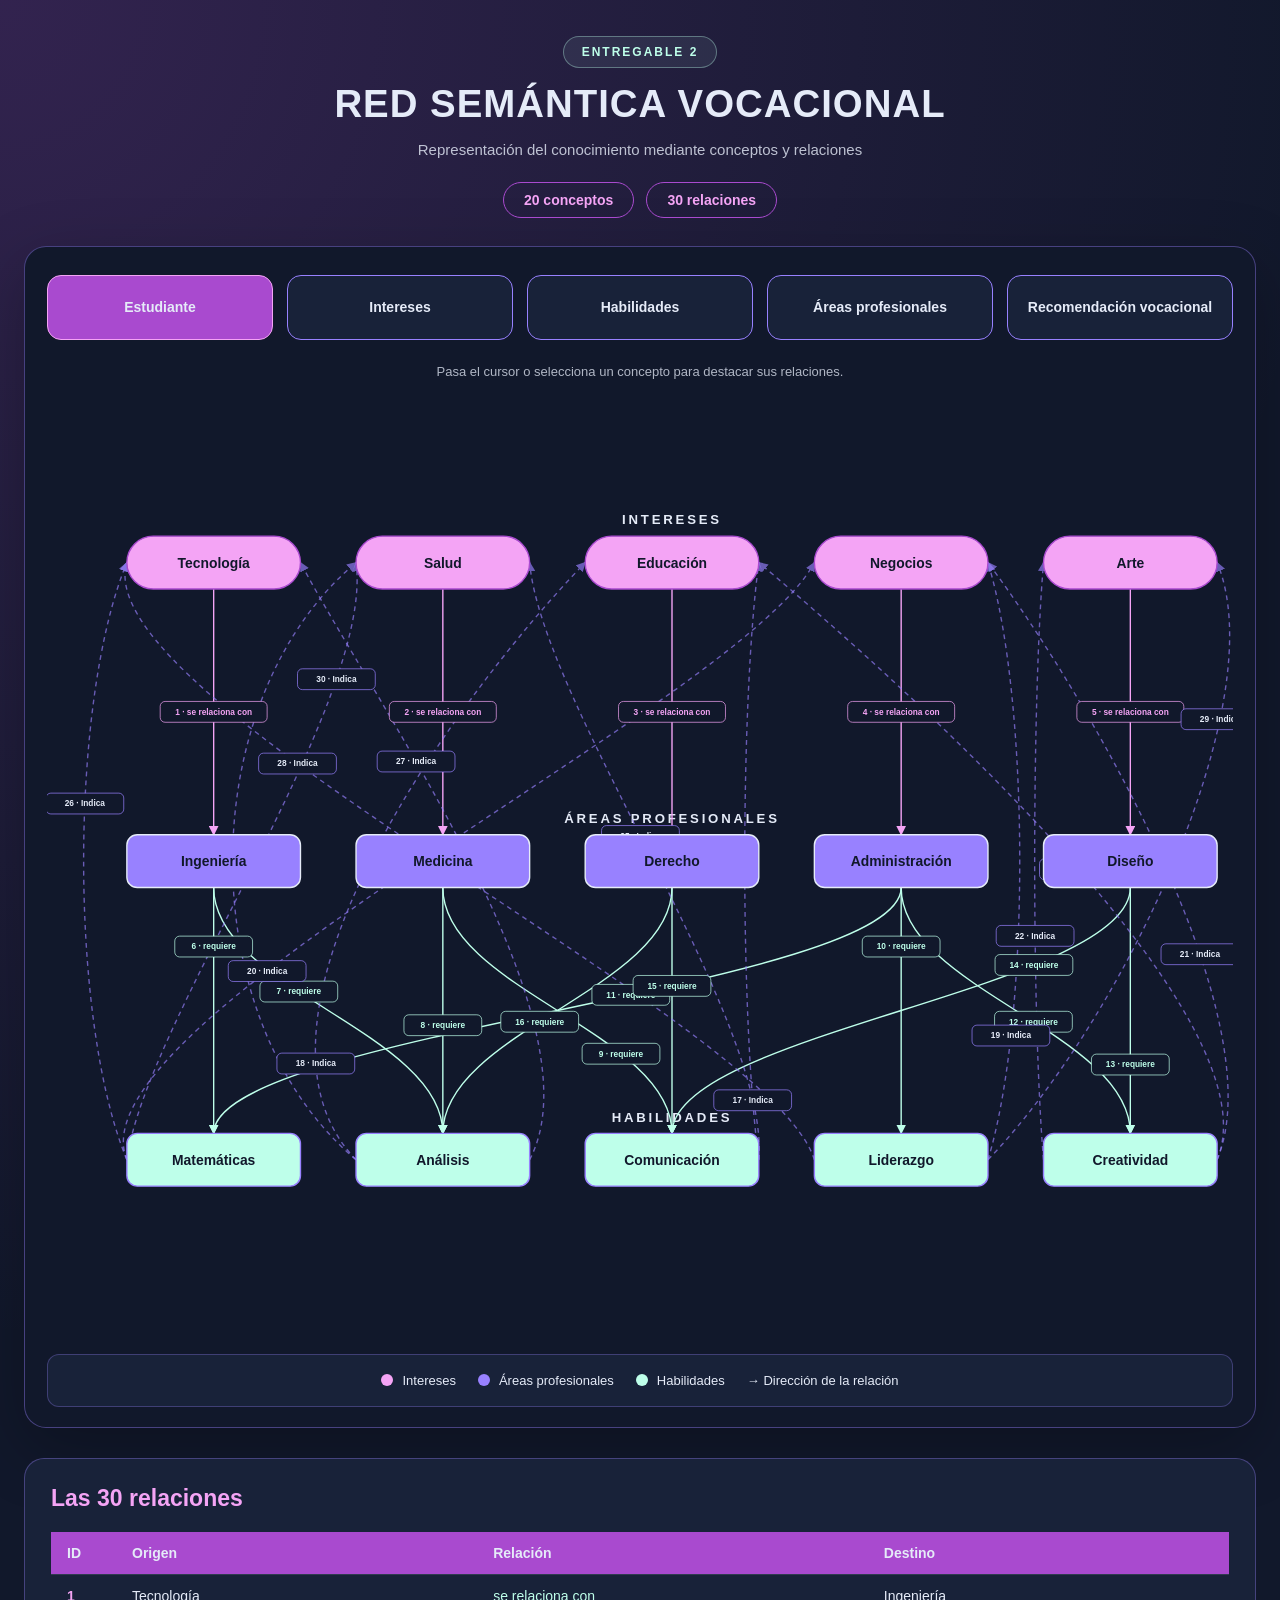
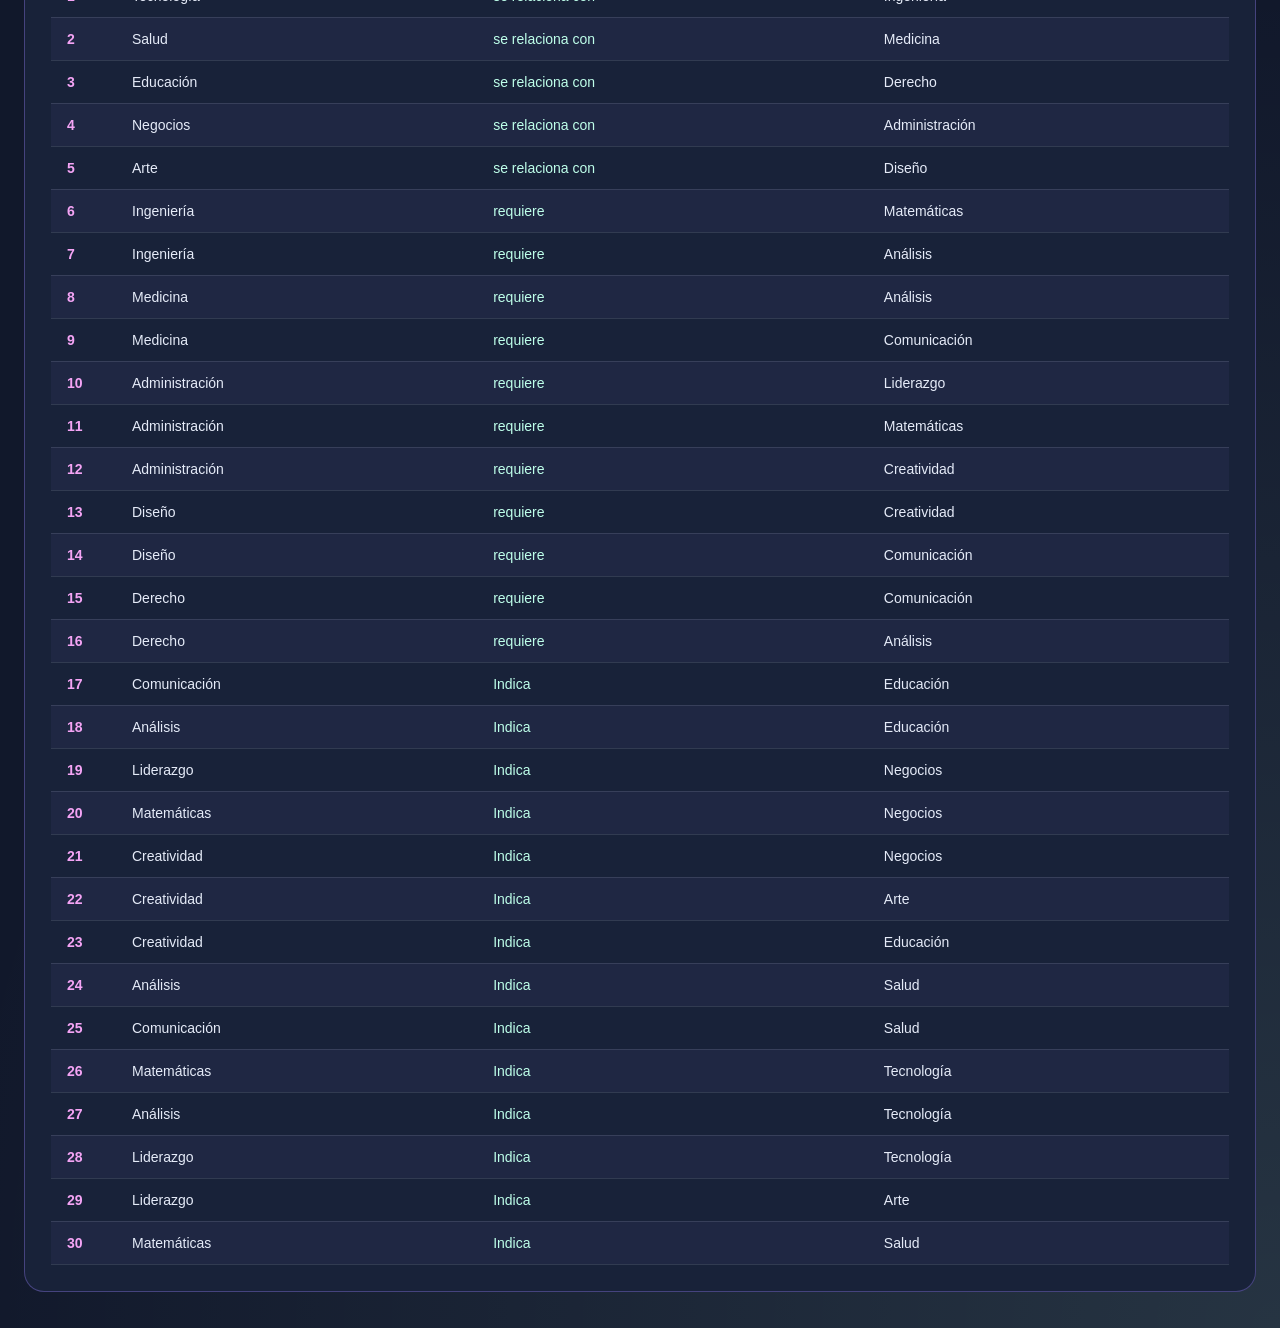
<file: Entregable2/index.html>
<!DOCTYPE html>
<html lang="es">
<head>
    <meta charset="UTF-8">
    <meta name="viewport" content="width=device-width, initial-scale=1.0">
    <title>Red Semántica Vocacional</title>
    <link rel="stylesheet" href="style.css">
</head>

<body>
    <main class="contenedor">

        <header class="encabezado">
            <span class="etiqueta">ENTREGABLE 2</span>
            <h1>RED SEMÁNTICA VOCACIONAL</h1>
            <p>Representación del conocimiento mediante conceptos y relaciones</p>

            <div class="contador">
                <span>20 conceptos</span>
                <span>30 relaciones</span>
            </div>
        </header>

        <section class="marco">

            <div class="contexto" aria-label="Conceptos generales">
                <div class="concepto-general principal">Estudiante</div>
                <div class="concepto-general">Intereses</div>
                <div class="concepto-general">Habilidades</div>
                <div class="concepto-general">Áreas profesionales</div>
                <div class="concepto-general">Recomendación vocacional</div>
            </div>

            <p class="instruccion">
                Pasa el cursor o selecciona un concepto para destacar sus relaciones.
            </p>

            <div class="desplazamiento">
                <svg
                    id="mapa"
                    viewBox="0 0 1800 1400"
                    xmlns="http://www.w3.org/2000/svg"
                    role="img"
                    aria-labelledby="titulo-mapa descripcion-mapa"
                >
                    <title id="titulo-mapa">Red semántica vocacional</title>
                    <desc id="descripcion-mapa">
                        Quince conceptos específicos conectados mediante treinta
                        relaciones dirigidas. Los cinco conceptos generales
                        aparecen encima del grafo.
                    </desc>

                    <defs>
                        <marker
                            id="flecha"
                            viewBox="0 0 10 10"
                            refX="9"
                            refY="5"
                            markerWidth="7"
                            markerHeight="7"
                            orient="auto-start-reverse"
                        >
                            <path d="M 0 0 L 10 5 L 0 10 Z"
                                  fill="context-stroke"/>
                        </marker>
                    </defs>

                    <g id="titulos"></g>
                    <g id="conexiones"></g>
                    <g id="etiquetas"></g>
                    <g id="conceptos"></g>
                </svg>
            </div>

            <footer class="leyenda">
                <span><i class="color-intereses"></i>Intereses</span>
                <span><i class="color-carreras"></i>Áreas profesionales</span>
                <span><i class="color-habilidades"></i>Habilidades</span>
                <span class="leyenda-flecha">→ Dirección de la relación</span>
            </footer>

        </section>

        <section class="tabla-seccion">
            <h2>Las 30 relaciones</h2>

            <div class="tabla-contenedor">
                <table>
                    <thead>
                        <tr>
                            <th>ID</th>
                            <th>Origen</th>
                            <th>Relación</th>
                            <th>Destino</th>
                        </tr>
                    </thead>
                    <tbody id="tabla-relaciones"></tbody>
                </table>
            </div>
        </section>

    </main>

    <script>
        const NS = "http://www.w3.org/2000/svg";

        /*
         * Cinco intereses + cinco áreas profesionales + cinco habilidades.
         * Los otros cinco conceptos están en la franja superior.
         */
        const conceptos = [
            { id: "tecnologia", texto: "Tecnología", grupo: "intereses", x: 240, y: 260 },
            { id: "salud", texto: "Salud", grupo: "intereses", x: 570, y: 260 },
            { id: "educacion", texto: "Educación", grupo: "intereses", x: 900, y: 260 },
            { id: "negocios", texto: "Negocios", grupo: "intereses", x: 1230, y: 260 },
            { id: "arte", texto: "Arte", grupo: "intereses", x: 1560, y: 260 },

            { id: "ingenieria", texto: "Ingeniería", grupo: "carreras", x: 240, y: 690 },
            { id: "medicina", texto: "Medicina", grupo: "carreras", x: 570, y: 690 },
            { id: "derecho", texto: "Derecho", grupo: "carreras", x: 900, y: 690 },
            { id: "administracion", texto: "Administración", grupo: "carreras", x: 1230, y: 690 },
            { id: "diseno", texto: "Diseño", grupo: "carreras", x: 1560, y: 690 },

            { id: "matematicas", texto: "Matemáticas", grupo: "habilidades", x: 240, y: 1120 },
            { id: "analisis", texto: "Análisis", grupo: "habilidades", x: 570, y: 1120 },
            { id: "comunicacion", texto: "Comunicación", grupo: "habilidades", x: 900, y: 1120 },
            { id: "liderazgo", texto: "Liderazgo", grupo: "habilidades", x: 1230, y: 1120 },
            { id: "creatividad", texto: "Creatividad", grupo: "habilidades", x: 1560, y: 1120 }
        ];

        // Tus treinta relaciones, conservadas en el mismo orden.
        const relaciones = [
            ["tecnologia", "se relaciona con", "ingenieria"],
            ["salud", "se relaciona con", "medicina"],
            ["educacion", "se relaciona con", "derecho"],
            ["negocios", "se relaciona con", "administracion"],
            ["arte", "se relaciona con", "diseno"],

            ["ingenieria", "requiere", "matematicas"],
            ["ingenieria", "requiere", "analisis"],
            ["medicina", "requiere", "analisis"],
            ["medicina", "requiere", "comunicacion"],
            ["administracion", "requiere", "liderazgo"],
            ["administracion", "requiere", "matematicas"],
            ["administracion", "requiere", "creatividad"],
            ["diseno", "requiere", "creatividad"],
            ["diseno", "requiere", "comunicacion"],
            ["derecho", "requiere", "comunicacion"],
            ["derecho", "requiere", "analisis"],

            ["comunicacion", "Indica", "educacion"],
            ["analisis", "Indica", "educacion"],
            ["liderazgo", "Indica", "negocios"],
            ["matematicas", "Indica", "negocios"],
            ["creatividad", "Indica", "negocios"],
            ["creatividad", "Indica", "arte"],
            ["creatividad", "Indica", "educacion"],
            ["analisis", "Indica", "salud"],
            ["comunicacion", "Indica", "salud"],
            ["matematicas", "Indica", "tecnologia"],
            ["analisis", "Indica", "tecnologia"],
            ["liderazgo", "Indica", "tecnologia"],
            ["liderazgo", "Indica", "arte"],
            ["matematicas", "Indica", "salud"]
        ];

        const porId = Object.fromEntries(
            conceptos.map(concepto => [concepto.id, concepto])
        );

        const svg = document.getElementById("mapa");
        const conexiones = document.getElementById("conexiones");
        const etiquetas = document.getElementById("etiquetas");
        const nodos = document.getElementById("conceptos");
        const tabla = document.getElementById("tabla-relaciones");

        let seleccionado = null;

        function crearSVG(tipo, atributos = {}) {
            const elemento = document.createElementNS(NS, tipo);

            Object.entries(atributos).forEach(([nombre, valor]) => {
                elemento.setAttribute(nombre, valor);
            });

            return elemento;
        }

        function tituloFila(texto, y) {
            const titulo = crearSVG("text", {
                x: 900,
                y,
                class: "titulo-fila",
                "text-anchor": "middle"
            });

            titulo.textContent = texto;
            document.getElementById("titulos").appendChild(titulo);
        }

        tituloFila("INTERESES", 205);
        tituloFila("ÁREAS PROFESIONALES", 635);
        tituloFila("HABILIDADES", 1065);

        /*
         * Cada relación tiene su propia línea y etiqueta.
         * Las conexiones “Indica” regresan de las habilidades
         * hacia los intereses mediante curvas.
         */
        relaciones.forEach(([origen, relacion, destino], indice) => {
            const a = porId[origen];
            const b = porId[destino];

            const esRetorno = relacion === "Indica";
            const clase = esRetorno
                ? "indica"
                : relacion === "requiere"
                    ? "requiere"
                    : "relaciona";

            let recorrido;
            let posicionEtiqueta;

            if (!esRetorno) {
                const inicioY = a.y + 38;
                const finalY = b.y - 38;

                recorrido = [
                    `M ${a.x} ${inicioY}`,
                    `C ${a.x} ${inicioY + 145}`,
                    `${b.x} ${finalY - 145}`,
                    `${b.x} ${finalY}`
                ].join(" ");

                posicionEtiqueta = relacion === "requiere"
                    ? 0.24 + ((indice - 5) % 4) * 0.16
                    : 0.5;

            } else {
                const numero = indice - 16;
                const desplazamiento = (numero % 7 - 3) * 44;
                const lado = numero % 2 === 0 ? 1 : -1;

                const inicioX = a.x + lado * 125;
                const finalX = b.x + lado * 125;

                const controlA = Math.max(
                    32,
                    Math.min(1768, inicioX + lado * 105 + desplazamiento)
                );

                const controlB = Math.max(
                    32,
                    Math.min(1768, finalX + lado * 105 + desplazamiento)
                );

                recorrido = [
                    `M ${inicioX} ${a.y}`,
                    `C ${controlA} ${a.y - 200}`,
                    `${controlB} ${b.y + 200}`,
                    `${finalX} ${b.y}`
                ].join(" ");

                posicionEtiqueta = 0.10 + numero * 0.055;
            }

            const linea = crearSVG("path", {
                d: recorrido,
                class: `conexion ${clase}`,
                "marker-end": "url(#flecha)",
                "data-origen": origen,
                "data-destino": destino
            });

            const descripcion = crearSVG("title");
            descripcion.textContent =
                `${indice + 1}. ${a.texto} → ${relacion} → ${b.texto}`;

            linea.appendChild(descripcion);
            conexiones.appendChild(linea);

            const punto = linea.getPointAtLength(
                linea.getTotalLength() * posicionEtiqueta
            );

            const ancho = relacion === "se relaciona con" ? 154 : 112;

            const etiqueta = crearSVG("g", {
                class: `etiqueta-relacion ${clase}`,
                transform: `translate(${punto.x}, ${punto.y})`,
                "data-origen": origen,
                "data-destino": destino
            });

            const fondo = crearSVG("rect", {
                x: -ancho / 2,
                y: -15,
                width: ancho,
                height: 30,
                rx: 7
            });

            const texto = crearSVG("text", {
                x: 0,
                y: 1,
                "text-anchor": "middle",
                "dominant-baseline": "middle"
            });

            texto.textContent = `${indice + 1} · ${relacion}`;

            etiqueta.append(fondo, texto);
            etiquetas.appendChild(etiqueta);

            const fila = document.createElement("tr");

            [indice + 1, a.texto, relacion, b.texto].forEach(valor => {
                const celda = document.createElement("td");
                celda.textContent = valor;
                fila.appendChild(celda);
            });

            tabla.appendChild(fila);
        });

        conceptos.forEach(concepto => {
            const grupo = crearSVG("g", {
                class: `nodo ${concepto.grupo}`,
                transform: `translate(${concepto.x}, ${concepto.y})`,
                "data-id": concepto.id,
                tabindex: 0,
                role: "button",
                "aria-label": `Resaltar relaciones de ${concepto.texto}`,
                "aria-pressed": "false"
            });

            const caja = crearSVG("rect", {
                x: -125,
                y: -38,
                width: 250,
                height: 76,
                rx: concepto.grupo === "intereses" ? 38 : 15
            });

            const texto = crearSVG("text", {
                x: 0,
                y: 2,
                "text-anchor": "middle",
                "dominant-baseline": "middle"
            });

            texto.textContent = concepto.texto;
            grupo.append(caja, texto);

            grupo.addEventListener("mouseenter", () => {
                resaltar(concepto.id);
            });

            grupo.addEventListener("mouseleave", () => {
                resaltar(seleccionado);
            });

            grupo.addEventListener("focus", () => {
                resaltar(concepto.id);
            });

            grupo.addEventListener("blur", () => {
                resaltar(seleccionado);
            });

            function seleccionar() {
                seleccionado = seleccionado === concepto.id
                    ? null
                    : concepto.id;

                document.querySelectorAll(".nodo").forEach(nodo => {
                    nodo.setAttribute(
                        "aria-pressed",
                        String(nodo.dataset.id === seleccionado)
                    );
                });

                resaltar(seleccionado);
            }

            grupo.addEventListener("click", seleccionar);

            grupo.addEventListener("keydown", evento => {
                if (evento.key === "Enter" || evento.key === " ") {
                    evento.preventDefault();
                    seleccionar();
                }
            });

            nodos.appendChild(grupo);
        });

        function resaltar(id) {
            const relacionados = new Set(id ? [id] : []);

            svg.classList.toggle("enfoque", Boolean(id));

            document.querySelectorAll(
                ".conexion, .etiqueta-relacion"
            ).forEach(elemento => {
                const coincide = id && (
                    elemento.dataset.origen === id ||
                    elemento.dataset.destino === id
                );

                elemento.classList.toggle("activa", Boolean(coincide));

                if (coincide) {
                    relacionados.add(elemento.dataset.origen);
                    relacionados.add(elemento.dataset.destino);
                }
            });

            document.querySelectorAll(".nodo").forEach(nodo => {
                nodo.classList.toggle(
                    "activo",
                    relacionados.has(nodo.dataset.id)
                );
            });
        }

        document.addEventListener("keydown", evento => {
            if (evento.key === "Escape") {
                seleccionado = null;

                document.querySelectorAll(".nodo").forEach(nodo => {
                    nodo.setAttribute("aria-pressed", "false");
                });

                resaltar(null);
            }
        });
    </script>
</body>
</html>
</file>
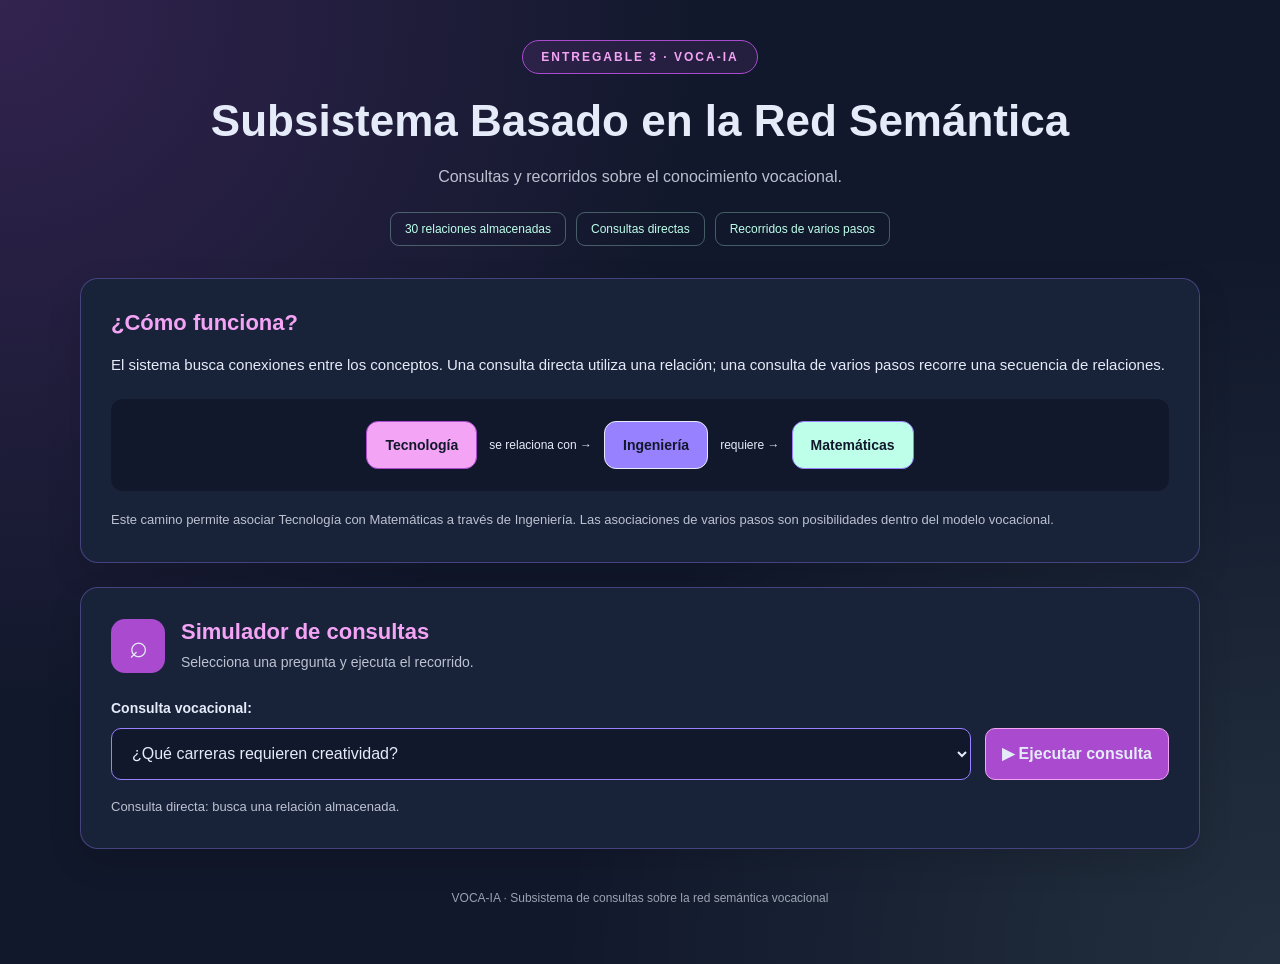
<file: Entregable3/index.html>
<!DOCTYPE html>
<html lang="es">
<head>
    <meta charset="UTF-8">
    <meta name="viewport" content="width=device-width, initial-scale=1.0">
    <title>VOCA-IA | Consultas de la Red Semántica</title>
    <link rel="stylesheet" href="style.css">
</head>

<body>
    <main class="contenedor">

        <header class="encabezado">
            <span class="insignia">ENTREGABLE 3 · VOCA-IA</span>
            <h1>Subsistema Basado en la Red Semántica</h1>
            <p>
                Consultas y recorridos sobre el conocimiento vocacional.
            </p>

            <div class="datos">
                <span>30 relaciones almacenadas</span>
                <span>Consultas directas</span>
                <span>Recorridos de varios pasos</span>
            </div>
        </header>

        <section class="panel explicacion">
            <h2>¿Cómo funciona?</h2>
            <p>
                El sistema busca conexiones entre los conceptos.
                Una consulta directa utiliza una relación; una consulta
                de varios pasos recorre una secuencia de relaciones.
            </p>

            <div class="ejemplo">
                <span class="concepto interes">Tecnología</span>
                <span class="enlace">se relaciona con →</span>
                <span class="concepto carrera">Ingeniería</span>
                <span class="enlace">requiere →</span>
                <span class="concepto habilidad">Matemáticas</span>
            </div>

            <p class="aclaracion">
                Este camino permite asociar Tecnología con Matemáticas
                a través de Ingeniería. Las asociaciones de varios pasos
                son posibilidades dentro del modelo vocacional.
            </p>
        </section>

        <section class="panel simulador">
            <div class="titulo-panel">
                <span class="icono">⌕</span>
                <div>
                    <h2>Simulador de consultas</h2>
                    <p>Selecciona una pregunta y ejecuta el recorrido.</p>
                </div>
            </div>

            <form id="formulario">
                <label for="consulta">Consulta vocacional:</label>

                <div class="controles">
                    <select id="consulta" name="consulta"></select>
                    <button type="submit">▶ Ejecutar consulta</button>
                </div>
            </form>

            <p id="descripcion-consulta" class="descripcion"></p>
        </section>

        <section id="salida" hidden aria-live="polite">

            <div class="resumen">
                <div class="dato">
                    <span>TIPO DE CONSULTA</span>
                    <strong id="tipo"></strong>
                </div>

                <div class="dato">
                    <span>PASOS POR CAMINO</span>
                    <strong id="saltos"></strong>
                </div>

                <div class="dato">
                    <span>RESULTADOS DISTINTOS</span>
                    <strong id="cantidad"></strong>
                </div>
            </div>

            <section class="panel">
                <h2 id="pregunta-ejecutada"></h2>
                <p id="estrategia" class="descripcion"></p>

                <h3>Traza de ejecución</h3>
                <ol id="traza" class="traza"></ol>
            </section>

            <section class="panel">
                <h2>Caminos encontrados</h2>
                <p class="descripcion">
                    Las flechas representan la dirección original
                    de cada relación almacenada.
                </p>
                <div id="caminos" class="caminos"></div>
            </section>

            <section class="panel resultado">
                <span class="resultado-etiqueta">RESULTADO DE LA CONSULTA</span>
                <h2 id="respuesta"></h2>
                <p id="interpretacion"></p>
            </section>

        </section>

        <footer>
            VOCA-IA · Subsistema de consultas sobre la red semántica vocacional
        </footer>
    </main>

    <script>
        /*
         * Base de conocimiento:
         * las mismas 30 relaciones del entregable anterior.
         */
        const relaciones = [
            ["Tecnología", "se relaciona con", "Ingeniería"],
            ["Salud", "se relaciona con", "Medicina"],
            ["Educación", "se relaciona con", "Derecho"],
            ["Negocios", "se relaciona con", "Administración"],
            ["Arte", "se relaciona con", "Diseño"],

            ["Ingeniería", "requiere", "Matemáticas"],
            ["Ingeniería", "requiere", "Análisis"],
            ["Medicina", "requiere", "Análisis"],
            ["Medicina", "requiere", "Comunicación"],
            ["Administración", "requiere", "Liderazgo"],
            ["Administración", "requiere", "Matemáticas"],
            ["Administración", "requiere", "Creatividad"],
            ["Diseño", "requiere", "Creatividad"],
            ["Diseño", "requiere", "Comunicación"],
            ["Derecho", "requiere", "Comunicación"],
            ["Derecho", "requiere", "Análisis"],

            ["Comunicación", "Indica", "Educación"],
            ["Análisis", "Indica", "Educación"],
            ["Liderazgo", "Indica", "Negocios"],
            ["Matemáticas", "Indica", "Negocios"],
            ["Creatividad", "Indica", "Negocios"],
            ["Creatividad", "Indica", "Arte"],
            ["Creatividad", "Indica", "Educación"],
            ["Análisis", "Indica", "Salud"],
            ["Comunicación", "Indica", "Salud"],
            ["Matemáticas", "Indica", "Tecnología"],
            ["Análisis", "Indica", "Tecnología"],
            ["Liderazgo", "Indica", "Tecnología"],
            ["Liderazgo", "Indica", "Arte"],
            ["Matemáticas", "Indica", "Salud"]
        ].map(([origen, relacion, destino], indice) => ({
            id: indice + 1,
            origen,
            relacion,
            destino
        }));

        const intereses = new Set([
            "Tecnología", "Salud", "Educación", "Negocios", "Arte"
        ]);

        const habilidades = new Set([
            "Matemáticas", "Comunicación", "Creatividad",
            "Liderazgo", "Análisis"
        ]);

        const carreras = new Set([
            "Ingeniería", "Medicina", "Administración", "Diseño", "Derecho"
        ]);

        /*
         * Cada consulta define:
         * - nodo de inicio;
         * - etiquetas que debe seguir el recorrido;
         * - dirección de búsqueda;
         * - tipo de resultado esperado.
         *
         * Las búsquedas entrantes consultan quién requiere una habilidad.
         * No modifican ni invierten la relación almacenada.
         */
        const consultas = [
            {
                pregunta: "¿Qué carreras requieren creatividad?",
                inicio: "Creatividad",
                patron: ["requiere"],
                direccion: "entrante",
                destino: "carrera"
            },
            {
                pregunta: "¿Qué habilidades requiere Ingeniería?",
                inicio: "Ingeniería",
                patron: ["requiere"],
                direccion: "saliente",
                destino: "habilidad"
            },
            {
                pregunta: "¿Qué área profesional se relaciona con Salud?",
                inicio: "Salud",
                patron: ["se relaciona con"],
                direccion: "saliente",
                destino: "carrera"
            },
            {
                pregunta: "¿Qué carreras requieren liderazgo?",
                inicio: "Liderazgo",
                patron: ["requiere"],
                direccion: "entrante",
                destino: "carrera"
            },
            {
                pregunta: "¿Qué habilidades se asocian con Tecnología mediante una carrera?",
                inicio: "Tecnología",
                patron: ["se relaciona con", "requiere"],
                direccion: "saliente",
                destino: "habilidad"
            },
            {
                pregunta: "¿Qué carreras se asocian con Matemáticas mediante los intereses?",
                inicio: "Matemáticas",
                patron: ["Indica", "se relaciona con"],
                direccion: "saliente",
                destino: "carrera"
            },
            {
                pregunta: "¿Qué carreras se asocian con Creatividad mediante los intereses?",
                inicio: "Creatividad",
                patron: ["Indica", "se relaciona con"],
                direccion: "saliente",
                destino: "carrera"
            },
            {
                pregunta: "¿Qué carreras se asocian con Liderazgo mediante los intereses?",
                inicio: "Liderazgo",
                patron: ["Indica", "se relaciona con"],
                direccion: "saliente",
                destino: "carrera"
            },
            {
                pregunta: "¿Qué habilidades se asocian con Salud mediante una carrera?",
                inicio: "Salud",
                patron: ["se relaciona con", "requiere"],
                direccion: "saliente",
                destino: "habilidad"
            },
            {
                pregunta: "¿Qué intereses indica Análisis?",
                inicio: "Análisis",
                patron: ["Indica"],
                direccion: "saliente",
                destino: "interes"
            }
        ];

        const salientes = new Map();
        const entrantes = new Map();

        relaciones.forEach(arista => {
            if (!salientes.has(arista.origen)) {
                salientes.set(arista.origen, []);
            }

            if (!entrantes.has(arista.destino)) {
                entrantes.set(arista.destino, []);
            }

            salientes.get(arista.origen).push(arista);
            entrantes.get(arista.destino).push(arista);
        });

        const selector = document.getElementById("consulta");
        const formulario = document.getElementById("formulario");

        consultas.forEach((consulta, indice) => {
            const opcion = document.createElement("option");
            opcion.value = indice;
            opcion.textContent = consulta.pregunta;
            selector.appendChild(opcion);
        });

        function describirConsulta() {
            const consulta = consultas[Number(selector.value)];
            const pasos = consulta.patron.length;

            document.getElementById("descripcion-consulta").textContent =
                pasos === 1
                    ? "Consulta directa: busca una relación almacenada."
                    : "Consulta de varios pasos: sigue un camino dirigido de dos relaciones.";
        }

        selector.addEventListener("change", () => {
            describirConsulta();
            document.getElementById("salida").hidden = true;
        });

        describirConsulta();

        function tipoConcepto(nombre) {
            if (intereses.has(nombre)) return "interes";
            if (habilidades.has(nombre)) return "habilidad";
            if (carreras.has(nombre)) return "carrera";
            return "";
        }

        /*
         * Recorrido por amplitud (BFS), restringido al patrón de consulta.
         * El límite de profundidad es la longitud del patrón.
         * Se evitan ciclos dentro de cada camino.
         */
        function recorrer(consulta) {
            const cola = [{
                nodo: consulta.inicio,
                profundidad: 0,
                camino: [],
                visitados: new Set([consulta.inicio])
            }];

            const encontrados = [];
            const traza = [];

            traza.push(`Nodo inicial: [${consulta.inicio}].`);

            while (cola.length > 0) {
                const estado = cola.shift();

                if (estado.profundidad === consulta.patron.length) {
                    if (tipoConcepto(estado.nodo) === consulta.destino) {
                        encontrados.push({
                            destino: estado.nodo,
                            camino: estado.camino
                        });

                        traza.push(
                            `Resultado aceptado: [${estado.nodo}], ` +
                            `tipo ${consulta.destino}.`
                        );
                    }
                    continue;
                }

                const etiqueta = consulta.patron[estado.profundidad];
                const buscarEntrantes = consulta.direccion === "entrante";

                const candidatas = buscarEntrantes
                    ? entrantes.get(estado.nodo) || []
                    : salientes.get(estado.nodo) || [];

                traza.push(
                    `Paso ${estado.profundidad + 1}: revisar relaciones ` +
                    `${buscarEntrantes ? "entrantes" : "salientes"} ` +
                    `de [${estado.nodo}], buscando "${etiqueta}".`
                );

                let coincidencias = 0;

                candidatas.forEach(arista => {
                    const descripcion =
                        `R${arista.id}: ${arista.origen} → ` +
                        `${arista.relacion} → ${arista.destino}`;

                    if (arista.relacion !== etiqueta) {
                        traza.push(
                            `Se descarta ${descripcion}: etiqueta diferente.`
                        );
                        return;
                    }

                    const siguiente = buscarEntrantes
                        ? arista.origen
                        : arista.destino;

                    if (estado.visitados.has(siguiente)) {
                        traza.push(
                            `Se descarta ${descripcion}: repetiría un nodo del camino.`
                        );
                        return;
                    }

                    coincidencias++;
                    traza.push(`Se sigue ${descripcion}.`);

                    cola.push({
                        nodo: siguiente,
                        profundidad: estado.profundidad + 1,
                        camino: [...estado.camino, arista],
                        visitados: new Set([
                            ...estado.visitados,
                            siguiente
                        ])
                    });
                });

                if (coincidencias === 0) {
                    traza.push(
                        `No hay conexiones válidas para continuar desde [${estado.nodo}].`
                    );
                }
            }

            return { encontrados, traza };
        }

        function crearConcepto(nombre) {
            const elemento = document.createElement("span");
            elemento.className = `concepto ${tipoConcepto(nombre)}`;
            elemento.textContent = nombre;
            return elemento;
        }

        function mostrarCamino(resultado, indice) {
            const tarjeta = document.createElement("article");
            tarjeta.className = "tarjeta-camino";

            const titulo = document.createElement("h3");
            titulo.textContent =
                `Camino ${indice + 1} · ${resultado.camino.length} ` +
                `${resultado.camino.length === 1 ? "relación" : "relaciones"}`;

            const fila = document.createElement("div");
            fila.className = "ruta";

            /*
             * Los caminos salientes ya están ordenados.
             * Las consultas entrantes de esta interfaz son de un paso.
             */
            resultado.camino.forEach((arista, posicion) => {
                if (posicion === 0) {
                    fila.appendChild(crearConcepto(arista.origen));
                }

                const enlace = document.createElement("span");
                enlace.className = "enlace";
                enlace.textContent =
                    `R${arista.id} · ${arista.relacion} →`;

                fila.append(
                    enlace,
                    crearConcepto(arista.destino)
                );
            });

            tarjeta.append(titulo, fila);
            return tarjeta;
        }

        formulario.addEventListener("submit", evento => {
            evento.preventDefault();

            const consulta = consultas[Number(selector.value)];
            const { encontrados, traza } = recorrer(consulta);

            const destinos = [...new Set(
                encontrados.map(resultado => resultado.destino)
            )];

            const variosPasos = consulta.patron.length > 1;

            document.getElementById("salida").hidden = false;

            document.getElementById("tipo").textContent =
                variosPasos ? "Asociación de varios pasos" : "Relación directa";

            document.getElementById("saltos").textContent =
                consulta.patron.length;

            document.getElementById("cantidad").textContent =
                destinos.length;

            document.getElementById("pregunta-ejecutada").textContent =
                consulta.pregunta;

            document.getElementById("estrategia").textContent =
                consulta.direccion === "entrante"
                    ? `Estrategia: consultar aristas entrantes con etiqueta ` +
                      `"${consulta.patron[0]}". Se conserva su dirección original.`
                    : `Estrategia: recorrido BFS sobre aristas salientes, ` +
                      `siguiendo ${consulta.patron.join(" → ")}.`;

            const listaTraza = document.getElementById("traza");
            listaTraza.replaceChildren();

            traza.forEach(paso => {
                const item = document.createElement("li");
                item.textContent = paso;
                listaTraza.appendChild(item);
            });

            const listaCaminos = document.getElementById("caminos");
            listaCaminos.replaceChildren();

            encontrados.forEach((resultado, indice) => {
                listaCaminos.appendChild(
                    mostrarCamino(resultado, indice)
                );
            });

            if (destinos.length === 0) {
                const mensaje = document.createElement("p");
                mensaje.textContent =
                    "No se encontraron caminos para esta consulta.";
                listaCaminos.appendChild(mensaje);
            }

            document.getElementById("respuesta").textContent =
                destinos.length > 0
                    ? destinos.join(" · ")
                    : "Sin resultados";

            let interpretacion;

            if (destinos.length === 0) {
                interpretacion =
                    "La base actual no contiene un camino que responda esta pregunta.";
            } else if (variosPasos) {
                interpretacion =
                    `Desde ${consulta.inicio} se encontraron asociaciones ` +
                    `posibles con ${destinos.join(", ")} mediante los caminos ` +
                    `mostrados. El recorrido no establece una recomendación definitiva.`;
            } else if (consulta.direccion === "entrante") {
                interpretacion =
                    `Según la base de conocimiento, ` +
                    `${destinos.join(", ")} requiere${destinos.length > 1 ? "n" : ""} ` +
                    `${consulta.inicio}.`;
            } else {
                interpretacion =
                    `La base contiene relaciones directas desde ` +
                    `${consulta.inicio} hacia ${destinos.join(", ")}, ` +
                    `con la etiqueta "${consulta.patron[0]}".`;
            }

            document.getElementById("interpretacion").textContent =
                interpretacion;
        });
    </script>
</body>
</html>
</file>
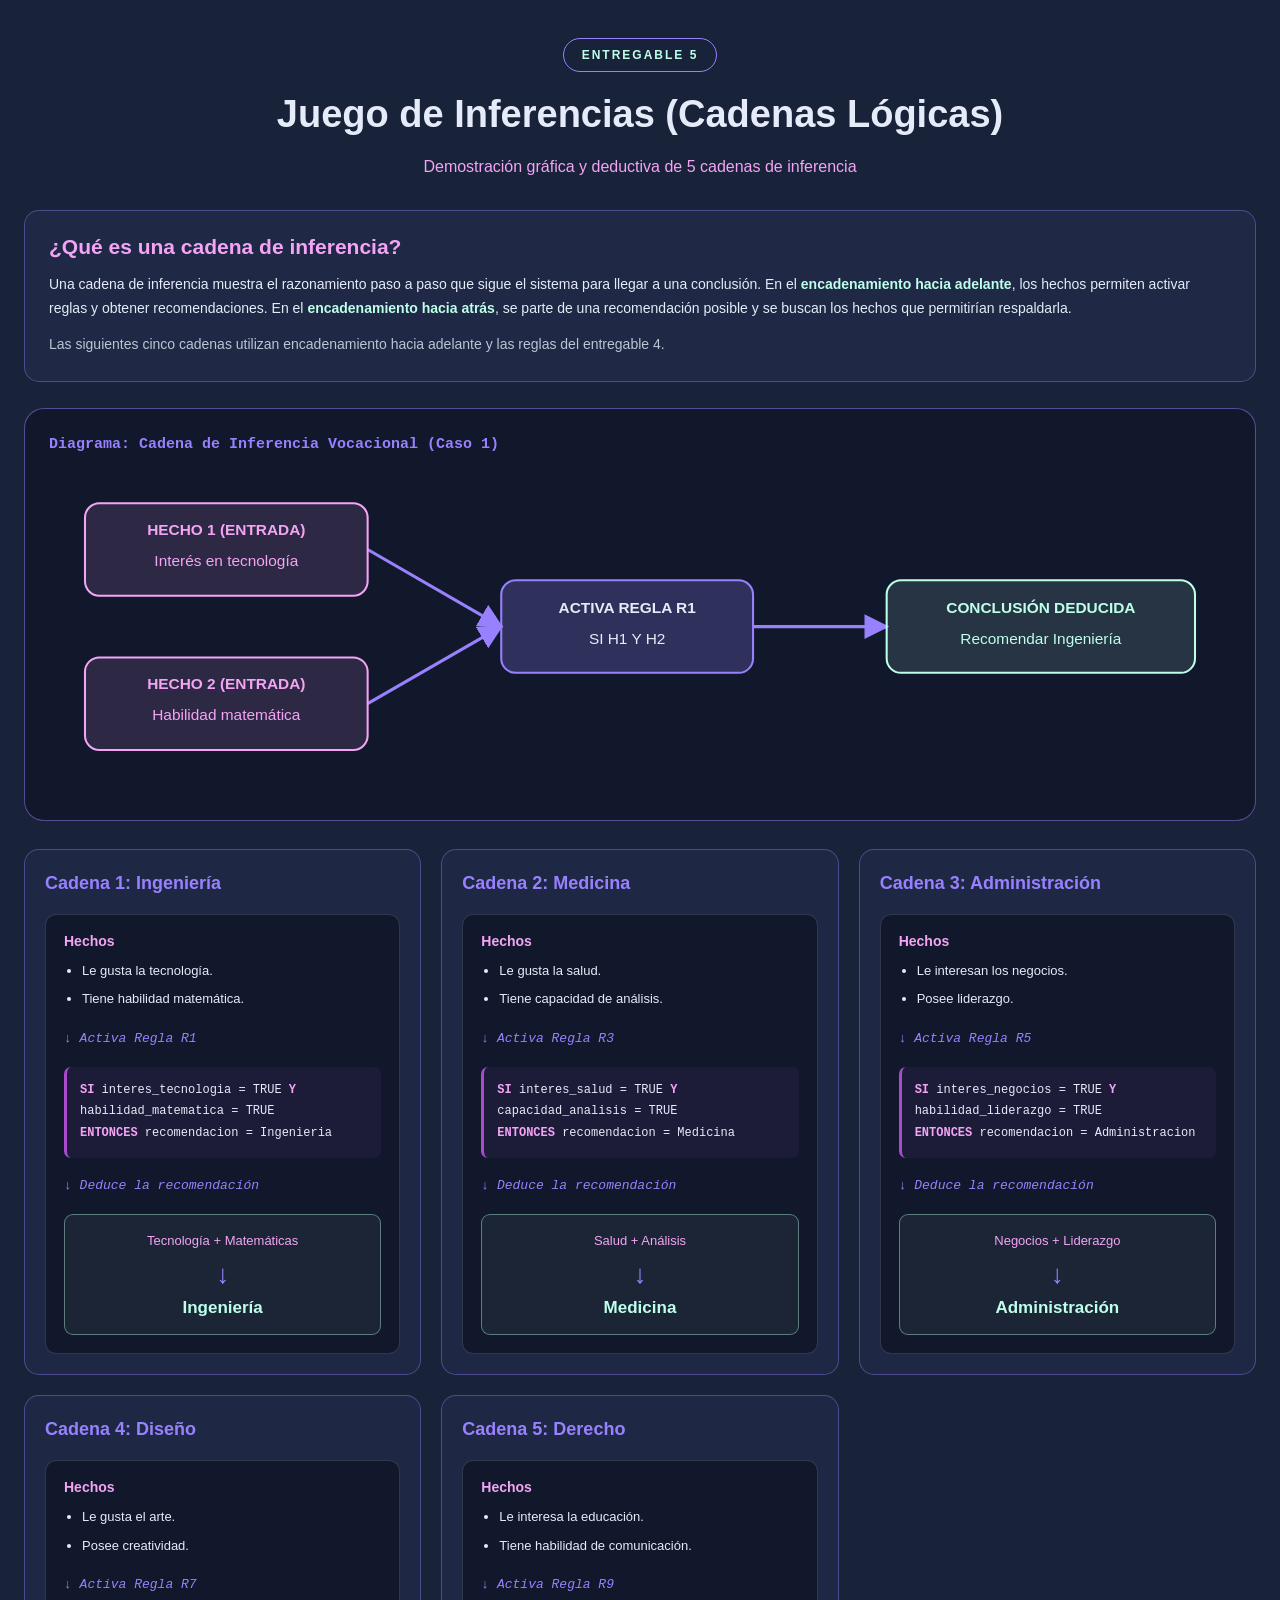
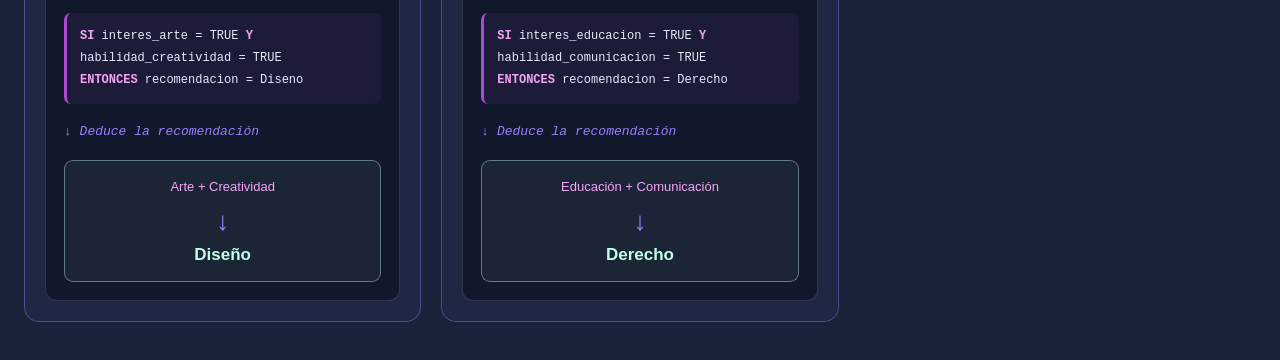
<file: Entregable5/index.html>
<!DOCTYPE html>
<html lang="es">
<head>
    <meta charset="UTF-8">
    <meta name="viewport" content="width=device-width, initial-scale=1.0">
    <title>Entregable 5 · Juego de Inferencias</title>
    <link rel="stylesheet" href="style.css">
</head>

<body>
    <main class="contenedor">

        <header class="encabezado">
            <span class="etiqueta">ENTREGABLE 5</span>
            <h1>Juego de Inferencias (Cadenas Lógicas)</h1>
            <p>Demostración gráfica y deductiva de 5 cadenas de inferencia</p>
        </header>

        <section class="fundamento">
            <h2>¿Qué es una cadena de inferencia?</h2>
            <p>
                Una cadena de inferencia muestra el razonamiento paso a paso
                que sigue el sistema para llegar a una conclusión.
                En el <strong>encadenamiento hacia adelante</strong>,
                los hechos permiten activar reglas y obtener recomendaciones.
                En el <strong>encadenamiento hacia atrás</strong>,
                se parte de una recomendación posible y se buscan los hechos
                que permitirían respaldarla.
            </p>
            <p class="nota">
                Las siguientes cinco cadenas utilizan encadenamiento hacia
                adelante y las reglas del entregable 4.
            </p>
        </section>

        <section class="diagrama">
            <h2>Diagrama: Cadena de Inferencia Vocacional (Caso 1)</h2>

            <div class="diagrama-contenedor">
                <svg
                    viewBox="0 0 1150 330"
                    xmlns="http://www.w3.org/2000/svg"
                    role="img"
                    aria-labelledby="titulo-diagrama descripcion-diagrama"
                >
                    <title id="titulo-diagrama">
                        Inferencia para recomendar Ingeniería
                    </title>
                    <desc id="descripcion-diagrama">
                        El interés en tecnología y la habilidad matemática
                        activan la regla R1, que permite recomendar Ingeniería.
                    </desc>

                    <defs>
                        <marker
                            id="flecha"
                            viewBox="0 0 10 10"
                            refX="9"
                            refY="5"
                            markerWidth="8"
                            markerHeight="8"
                            orient="auto"
                        >
                            <path d="M 0 0 L 10 5 L 0 10 Z"/>
                        </marker>
                    </defs>

                    <!-- Conexiones -->
                    <g class="conexiones">
                        <path d="M 310 90 L 440 165"/>
                        <path d="M 310 240 L 440 165"/>
                        <path d="M 685 165 L 815 165"/>
                    </g>

                    <!-- Primer hecho -->
                    <g class="nodo hecho">
                        <rect x="35" y="45" width="275" height="90" rx="14"/>
                        <text x="172.5" y="76" class="titulo-nodo">
                            HECHO 1 (ENTRADA)
                        </text>
                        <text x="172.5" y="106" class="texto-nodo">
                            Interés en tecnología
                        </text>
                    </g>

                    <!-- Segundo hecho -->
                    <g class="nodo hecho">
                        <rect x="35" y="195" width="275" height="90" rx="14"/>
                        <text x="172.5" y="226" class="titulo-nodo">
                            HECHO 2 (ENTRADA)
                        </text>
                        <text x="172.5" y="256" class="texto-nodo">
                            Habilidad matemática
                        </text>
                    </g>

                    <!-- Regla -->
                    <g class="nodo regla">
                        <rect x="440" y="120" width="245" height="90" rx="14"/>
                        <text x="562.5" y="152" class="titulo-nodo">
                            ACTIVA REGLA R1
                        </text>
                        <text x="562.5" y="182" class="texto-nodo">
                            SI H1 Y H2
                        </text>
                    </g>

                    <!-- Conclusión -->
                    <g class="nodo conclusion">
                        <rect x="815" y="120" width="300" height="90" rx="14"/>
                        <text x="965" y="152" class="titulo-nodo">
                            CONCLUSIÓN DEDUCIDA
                        </text>
                        <text x="965" y="182" class="texto-nodo">
                            Recomendar Ingeniería
                        </text>
                    </g>
                </svg>
            </div>
        </section>

        <section class="cadenas" aria-label="Cinco cadenas de inferencia">

            <article class="tarjeta">
                <h2>Cadena 1: Ingeniería</h2>

                <div class="contenido">
                    <h3>Hechos</h3>
                    <ul>
                        <li>Le gusta la tecnología.</li>
                        <li>Tiene habilidad matemática.</li>
                    </ul>

                    <p class="activacion">↓ Activa Regla R1</p>

                    <div class="codigo">
                        <p><b>SI</b> interes_tecnologia = TRUE <b>Y</b></p>
                        <p>habilidad_matematica = TRUE</p>
                        <p><b>ENTONCES</b> recomendacion = Ingenieria</p>
                    </div>

                    <p class="deduccion">↓ Deduce la recomendación</p>

                    <div class="inferencia">
                        <span>Tecnología + Matemáticas</span>
                        <span class="flecha">↓</span>
                        <strong>Ingeniería</strong>
                    </div>
                </div>
            </article>

            <article class="tarjeta">
                <h2>Cadena 2: Medicina</h2>

                <div class="contenido">
                    <h3>Hechos</h3>
                    <ul>
                        <li>Le gusta la salud.</li>
                        <li>Tiene capacidad de análisis.</li>
                    </ul>

                    <p class="activacion">↓ Activa Regla R3</p>

                    <div class="codigo">
                        <p><b>SI</b> interes_salud = TRUE <b>Y</b></p>
                        <p>capacidad_analisis = TRUE</p>
                        <p><b>ENTONCES</b> recomendacion = Medicina</p>
                    </div>

                    <p class="deduccion">↓ Deduce la recomendación</p>

                    <div class="inferencia">
                        <span>Salud + Análisis</span>
                        <span class="flecha">↓</span>
                        <strong>Medicina</strong>
                    </div>
                </div>
            </article>

            <article class="tarjeta">
                <h2>Cadena 3: Administración</h2>

                <div class="contenido">
                    <h3>Hechos</h3>
                    <ul>
                        <li>Le interesan los negocios.</li>
                        <li>Posee liderazgo.</li>
                    </ul>

                    <p class="activacion">↓ Activa Regla R5</p>

                    <div class="codigo">
                        <p><b>SI</b> interes_negocios = TRUE <b>Y</b></p>
                        <p>habilidad_liderazgo = TRUE</p>
                        <p><b>ENTONCES</b> recomendacion = Administracion</p>
                    </div>

                    <p class="deduccion">↓ Deduce la recomendación</p>

                    <div class="inferencia">
                        <span>Negocios + Liderazgo</span>
                        <span class="flecha">↓</span>
                        <strong>Administración</strong>
                    </div>
                </div>
            </article>

            <article class="tarjeta">
                <h2>Cadena 4: Diseño</h2>

                <div class="contenido">
                    <h3>Hechos</h3>
                    <ul>
                        <li>Le gusta el arte.</li>
                        <li>Posee creatividad.</li>
                    </ul>

                    <p class="activacion">↓ Activa Regla R7</p>

                    <div class="codigo">
                        <p><b>SI</b> interes_arte = TRUE <b>Y</b></p>
                        <p>habilidad_creatividad = TRUE</p>
                        <p><b>ENTONCES</b> recomendacion = Diseno</p>
                    </div>

                    <p class="deduccion">↓ Deduce la recomendación</p>

                    <div class="inferencia">
                        <span>Arte + Creatividad</span>
                        <span class="flecha">↓</span>
                        <strong>Diseño</strong>
                    </div>
                </div>
            </article>

            <article class="tarjeta">
                <h2>Cadena 5: Derecho</h2>

                <div class="contenido">
                    <h3>Hechos</h3>
                    <ul>
                        <li>Le interesa la educación.</li>
                        <li>Tiene habilidad de comunicación.</li>
                    </ul>

                    <p class="activacion">↓ Activa Regla R9</p>

                    <div class="codigo">
                        <p><b>SI</b> interes_educacion = TRUE <b>Y</b></p>
                        <p>habilidad_comunicacion = TRUE</p>
                        <p><b>ENTONCES</b> recomendacion = Derecho</p>
                    </div>

                    <p class="deduccion">↓ Deduce la recomendación</p>

                    <div class="inferencia">
                        <span>Educación + Comunicación</span>
                        <span class="flecha">↓</span>
                        <strong>Derecho</strong>
                    </div>
                </div>
            </article>

        </section>
    </main>
</body>
</html>
</file>
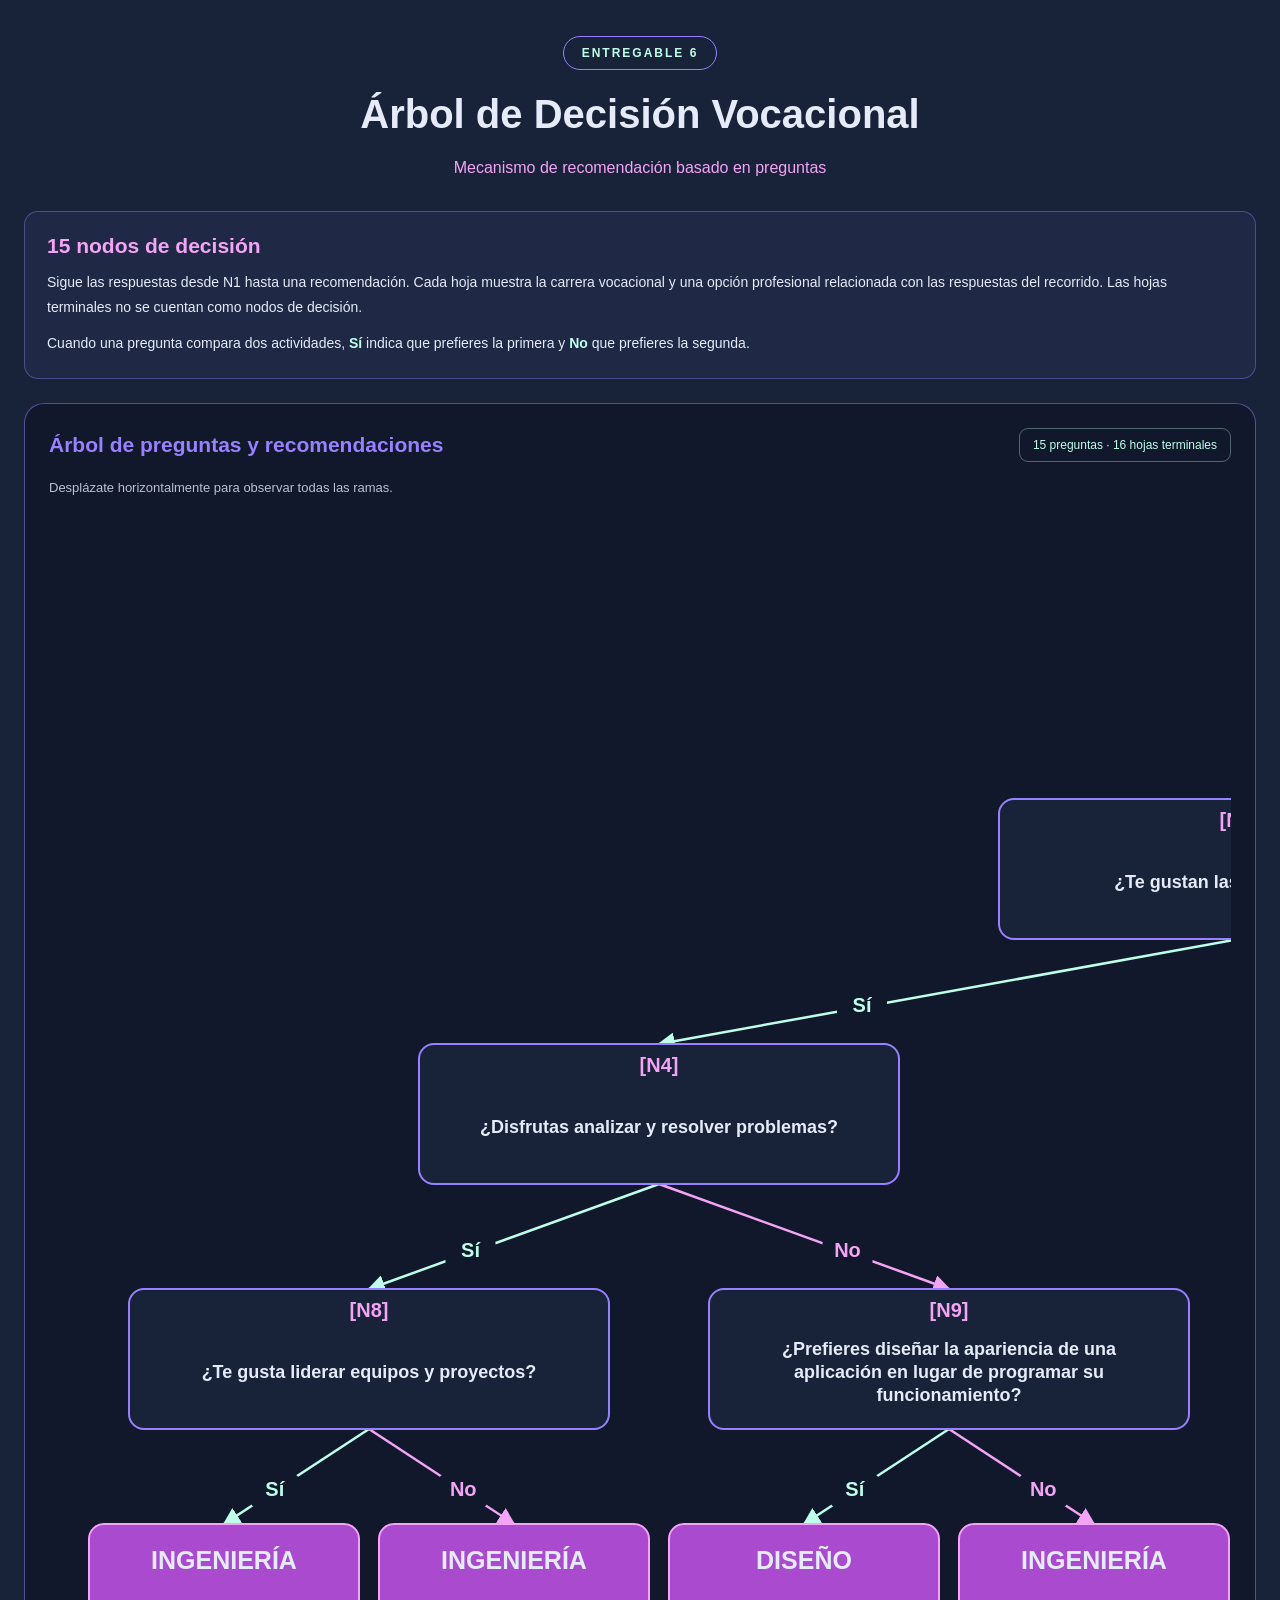
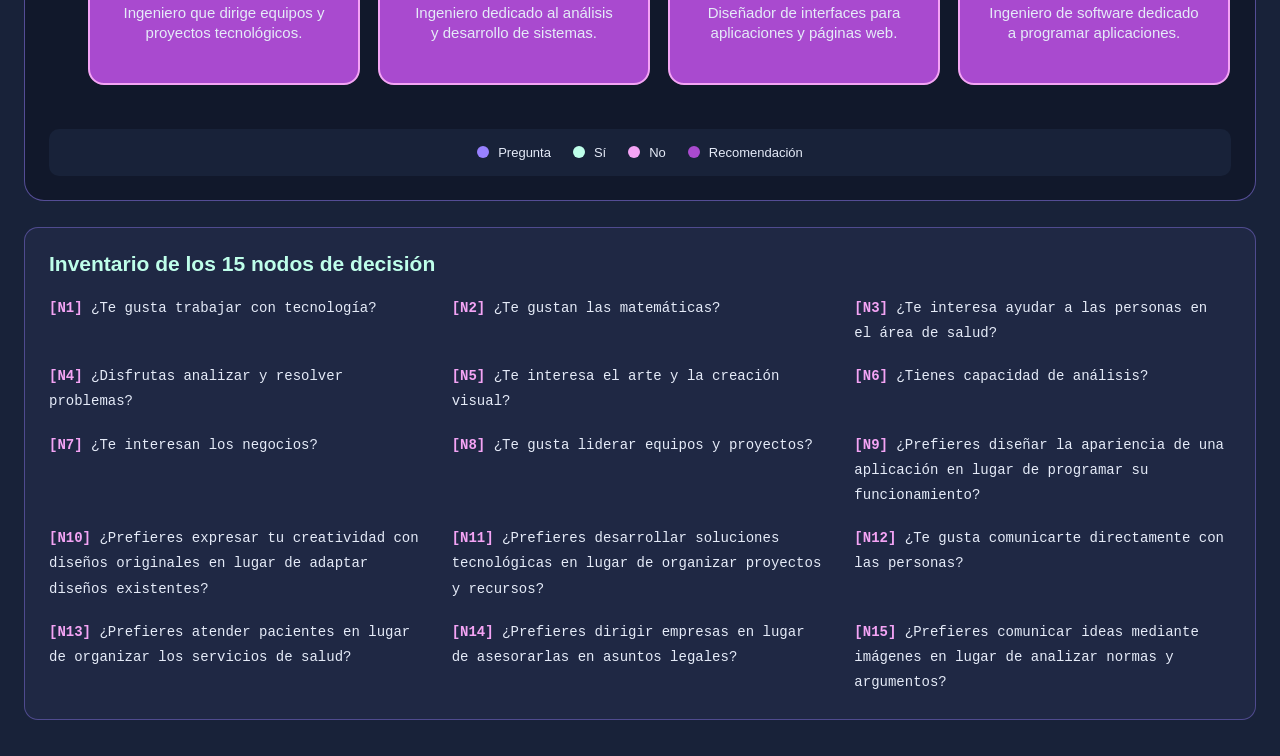
<file: Entregable6/index.html>
<!DOCTYPE html>
<html lang="es">
<head>
    <meta charset="UTF-8">
    <meta name="viewport" content="width=device-width, initial-scale=1.0">
    <title>Entregable 6 · Árbol de Decisión Vocacional</title>
    <link rel="stylesheet" href="style.css">
</head>

<body>
    <main class="contenedor">

        <header>
            <span class="etiqueta">ENTREGABLE 6</span>
            <h1>Árbol de Decisión Vocacional</h1>
            <p>Mecanismo de recomendación basado en preguntas</p>
        </header>

        <section class="informacion">
            <h2>15 nodos de decisión</h2>
            <p>
                Sigue las respuestas desde N1 hasta una recomendación.
                Cada hoja muestra la carrera vocacional y una opción
                profesional relacionada con las respuestas del recorrido.
                Las hojas terminales no se cuentan como nodos de decisión.
            </p>
            <p>
                Cuando una pregunta compara dos actividades,
                <strong>Sí</strong> indica que prefieres la primera
                y <strong>No</strong> que prefieres la segunda.
            </p>
        </section>

        <section class="panel-arbol">
            <div class="cabecera">
                <h2>Árbol de preguntas y recomendaciones</h2>
                <span>15 preguntas · 16 hojas terminales</span>
            </div>

            <p class="instruccion">
                Desplázate horizontalmente para observar todas las ramas.
            </p>

            <div class="desplazamiento">
                <svg
                    id="arbol"
                    xmlns="http://www.w3.org/2000/svg"
                    role="img"
                    aria-labelledby="titulo-svg descripcion-svg"
                >
                    <title id="titulo-svg">
                        Árbol de decisión de orientación vocacional
                    </title>
                    <desc id="descripcion-svg">
                        Quince preguntas con ramas Sí y No conducen
                        a Ingeniería, Medicina, Administración,
                        Diseño o Derecho.
                    </desc>

                    <defs>
                        <marker
                            id="flecha-si"
                            viewBox="0 0 10 10"
                            refX="9"
                            refY="5"
                            markerWidth="7"
                            markerHeight="7"
                            orient="auto"
                        >
                            <path d="M 0 0 L 10 5 L 0 10 Z"/>
                        </marker>

                        <marker
                            id="flecha-no"
                            viewBox="0 0 10 10"
                            refX="9"
                            refY="5"
                            markerWidth="7"
                            markerHeight="7"
                            orient="auto"
                        >
                            <path d="M 0 0 L 10 5 L 0 10 Z"/>
                        </marker>
                    </defs>

                    <g id="conexiones"></g>
                    <g id="nodos"></g>
                </svg>
            </div>

            <div class="leyenda">
                <span><i class="color-pregunta"></i>Pregunta</span>
                <span><i class="color-si"></i>Sí</span>
                <span><i class="color-no"></i>No</span>
                <span><i class="color-hoja"></i>Recomendación</span>
            </div>
        </section>

        <section class="inventario">
            <h2>Inventario de los 15 nodos de decisión</h2>
            <div id="lista-preguntas"></div>
        </section>

    </main>

    <script>
        const NS = "http://www.w3.org/2000/svg";

        function hoja(carrera, profesion) {
            return { carrera, profesion };
        }

        const arbol = {
            id: "N1",
            pregunta: "¿Te gusta trabajar con tecnología?",

            si: {
                id: "N2",
                pregunta: "¿Te gustan las matemáticas?",

                si: {
                    id: "N4",
                    pregunta: "¿Disfrutas analizar y resolver problemas?",

                    si: {
                        id: "N8",
                        pregunta: "¿Te gusta liderar equipos y proyectos?",

                        si: hoja(
                            "INGENIERÍA",
                            "Ingeniero que dirige equipos y proyectos tecnológicos."
                        ),

                        no: hoja(
                            "INGENIERÍA",
                            "Ingeniero dedicado al análisis y desarrollo de sistemas."
                        )
                    },

                    no: {
                        id: "N9",
                        pregunta: "¿Prefieres diseñar la apariencia de una aplicación en lugar de programar su funcionamiento?",

                        si: hoja(
                            "DISEÑO",
                            "Diseñador de interfaces para aplicaciones y páginas web."
                        ),

                        no: hoja(
                            "INGENIERÍA",
                            "Ingeniero de software dedicado a programar aplicaciones."
                        )
                    }
                },

                no: {
                    id: "N5",
                    pregunta: "¿Te interesa el arte y la creación visual?",

                    si: {
                        id: "N10",
                        pregunta: "¿Prefieres expresar tu creatividad con diseños originales en lugar de adaptar diseños existentes?",

                        si: hoja(
                            "DISEÑO",
                            "Diseñador de interfaces y frontend de páginas web."
                        ),

                        no: hoja(
                            "DISEÑO",
                            "Diseñador de maquetación y adaptación de contenidos web."
                        )
                    },

                    no: {
                        id: "N11",
                        pregunta: "¿Prefieres desarrollar soluciones tecnológicas en lugar de organizar proyectos y recursos?",

                        si: hoja(
                            "INGENIERÍA",
                            "Ingeniero dedicado al desarrollo de soluciones tecnológicas."
                        ),

                        no: hoja(
                            "ADMINISTRACIÓN",
                            "Administrador de proyectos y servicios tecnológicos."
                        )
                    }
                }
            },

            no: {
                id: "N3",
                pregunta: "¿Te interesa ayudar a las personas en el área de salud?",

                si: {
                    id: "N6",
                    pregunta: "¿Tienes capacidad de análisis?",

                    si: {
                        id: "N12",
                        pregunta: "¿Te gusta comunicarte directamente con las personas?",

                        si: hoja(
                            "MEDICINA",
                            "Médico dedicado a la atención y orientación de pacientes."
                        ),

                        no: hoja(
                            "MEDICINA",
                            "Médico dedicado a la investigación y al análisis clínico."
                        )
                    },

                    no: {
                        id: "N13",
                        pregunta: "¿Prefieres atender pacientes en lugar de organizar los servicios de salud?",

                        si: hoja(
                            "MEDICINA",
                            "Médico enfocado en la atención de pacientes."
                        ),

                        no: hoja(
                            "ADMINISTRACIÓN",
                            "Administrador de hospitales y servicios de salud."
                        )
                    }
                },

                no: {
                    id: "N7",
                    pregunta: "¿Te interesan los negocios?",

                    si: {
                        id: "N14",
                        pregunta: "¿Prefieres dirigir empresas en lugar de asesorarlas en asuntos legales?",

                        si: hoja(
                            "ADMINISTRACIÓN",
                            "Administrador de empresas y coordinador de equipos."
                        ),

                        no: hoja(
                            "DERECHO",
                            "Abogado dedicado a la asesoría empresarial y mercantil."
                        )
                    },

                    no: {
                        id: "N15",
                        pregunta: "¿Prefieres comunicar ideas mediante imágenes en lugar de analizar normas y argumentos?",

                        si: hoja(
                            "DISEÑO",
                            "Diseñador de comunicación visual y materiales educativos."
                        ),

                        no: hoja(
                            "DERECHO",
                            "Abogado dedicado al análisis de normas y argumentación jurídica."
                        )
                    }
                }
            }
        };

        const medidas = {
            margen: 175,
            espacioHojas: 290,
            espacioVertical: 245,
            preguntaAncho: 480,
            preguntaAlto: 140,
            hojaAncho: 270,
            hojaAlto: 160
        };

        const preguntas = [];
        let numeroHoja = 0;

        function crearSVG(tipo, atributos = {}) {
            const elemento = document.createElementNS(NS, tipo);

            Object.entries(atributos).forEach(([nombre, valor]) => {
                elemento.setAttribute(nombre, valor);
            });

            return elemento;
        }

        function posicionar(nodo, nivel = 0) {
            nodo.y = 105 + nivel * medidas.espacioVertical;

            if (!nodo.id) {
                nodo.x = medidas.margen +
                    numeroHoja * medidas.espacioHojas;

                numeroHoja++;
                return;
            }

            preguntas.push(nodo);

            posicionar(nodo.si, nivel + 1);
            posicionar(nodo.no, nivel + 1);

            nodo.x = (nodo.si.x + nodo.no.x) / 2;
        }

        function dividirTexto(texto, limite) {
            const lineas = [];
            let linea = "";

            texto.split(" ").forEach(palabra => {
                const propuesta = linea
                    ? `${linea} ${palabra}`
                    : palabra;

                if (linea && propuesta.length > limite) {
                    lineas.push(linea);
                    linea = palabra;
                } else {
                    linea = propuesta;
                }
            });

            if (linea) lineas.push(linea);
            return lineas;
        }

        function agregarTexto(
            grupo, contenido, x, centroY, limite, clase, interlineado
        ) {
            const lineas = dividirTexto(contenido, limite);

            const texto = crearSVG("text", {
                x,
                y: centroY -
                    ((lineas.length - 1) * interlineado) / 2,
                class: clase,
                "text-anchor": "middle",
                "dominant-baseline": "middle"
            });

            lineas.forEach((linea, indice) => {
                const fragmento = crearSVG("tspan", {
                    x,
                    dy: indice === 0 ? 0 : interlineado
                });

                fragmento.textContent = linea;
                texto.appendChild(fragmento);
            });

            grupo.appendChild(texto);
        }

        function conectar(origen, destino, respuesta) {
            const esSi = respuesta === "Sí";
            const inicioY = origen.y + medidas.preguntaAlto / 2;

            const finalY = destino.y -
                (destino.id ? medidas.preguntaAlto : medidas.hojaAlto) / 2;

            const grupo = document.getElementById("conexiones");

            grupo.appendChild(crearSVG("path", {
                d: `M ${origen.x} ${inicioY} L ${destino.x} ${finalY}`,
                class: esSi ? "conexion-si" : "conexion-no",
                "marker-end": esSi
                    ? "url(#flecha-si)"
                    : "url(#flecha-no)"
            }));

            const proporcion = 0.65;
            const x = origen.x +
                (destino.x - origen.x) * proporcion;

            const y = inicioY +
                (finalY - inicioY) * proporcion;

            grupo.appendChild(crearSVG("rect", {
                x: x - 25,
                y: y - 17,
                width: 50,
                height: 34,
                rx: 8,
                class: "fondo-respuesta"
            }));

            agregarTexto(
                grupo,
                respuesta,
                x,
                y,
                5,
                esSi ? "texto-si" : "texto-no",
                20
            );
        }

        function dibujar(nodo) {
            const grupo = crearSVG("g");
            const esPregunta = Boolean(nodo.id);

            const ancho = esPregunta
                ? medidas.preguntaAncho
                : medidas.hojaAncho;

            const alto = esPregunta
                ? medidas.preguntaAlto
                : medidas.hojaAlto;

            const descripcion = crearSVG("title");
            descripcion.textContent = esPregunta
                ? `[${nodo.id}] ${nodo.pregunta}`
                : `${nodo.carrera}: ${nodo.profesion}`;

            grupo.appendChild(descripcion);

            grupo.appendChild(crearSVG("rect", {
                x: nodo.x - ancho / 2,
                y: nodo.y - alto / 2,
                width: ancho,
                height: alto,
                rx: 15,
                class: esPregunta ? "caja-pregunta" : "caja-hoja"
            }));

            if (esPregunta) {
                agregarTexto(
                    grupo,
                    `[${nodo.id}]`,
                    nodo.x,
                    nodo.y - 47,
                    10,
                    "identificador",
                    22
                );

                agregarTexto(
                    grupo,
                    nodo.pregunta,
                    nodo.x,
                    nodo.y + 14,
                    47,
                    "texto-pregunta",
                    23
                );

                conectar(nodo, nodo.si, "Sí");
                conectar(nodo, nodo.no, "No");

            } else {
                agregarTexto(
                    grupo,
                    nodo.carrera,
                    nodo.x,
                    nodo.y - 42,
                    25,
                    "carrera",
                    28
                );

                agregarTexto(
                    grupo,
                    nodo.profesion,
                    nodo.x,
                    nodo.y + 20,
                    31,
                    "profesion",
                    20
                );
            }

            document.getElementById("nodos").appendChild(grupo);

            if (esPregunta) {
                dibujar(nodo.si);
                dibujar(nodo.no);
            }
        }

        posicionar(arbol);

        const anchoTotal = medidas.margen * 2 +
            (numeroHoja - 1) * medidas.espacioHojas;

        const svg = document.getElementById("arbol");
        svg.setAttribute("viewBox", `0 0 ${anchoTotal} 1190`);
        svg.style.width = `${anchoTotal}px`;

        dibujar(arbol);

        preguntas
            .sort((a, b) =>
                Number(a.id.slice(1)) - Number(b.id.slice(1))
            )
            .forEach(nodo => {
                const elemento = document.createElement("p");
                const identificador = document.createElement("strong");

                identificador.textContent = `[${nodo.id}] `;
                elemento.append(identificador, nodo.pregunta);

                document.getElementById("lista-preguntas")
                    .appendChild(elemento);
            });
    </script>
</body>
</html>
</file>
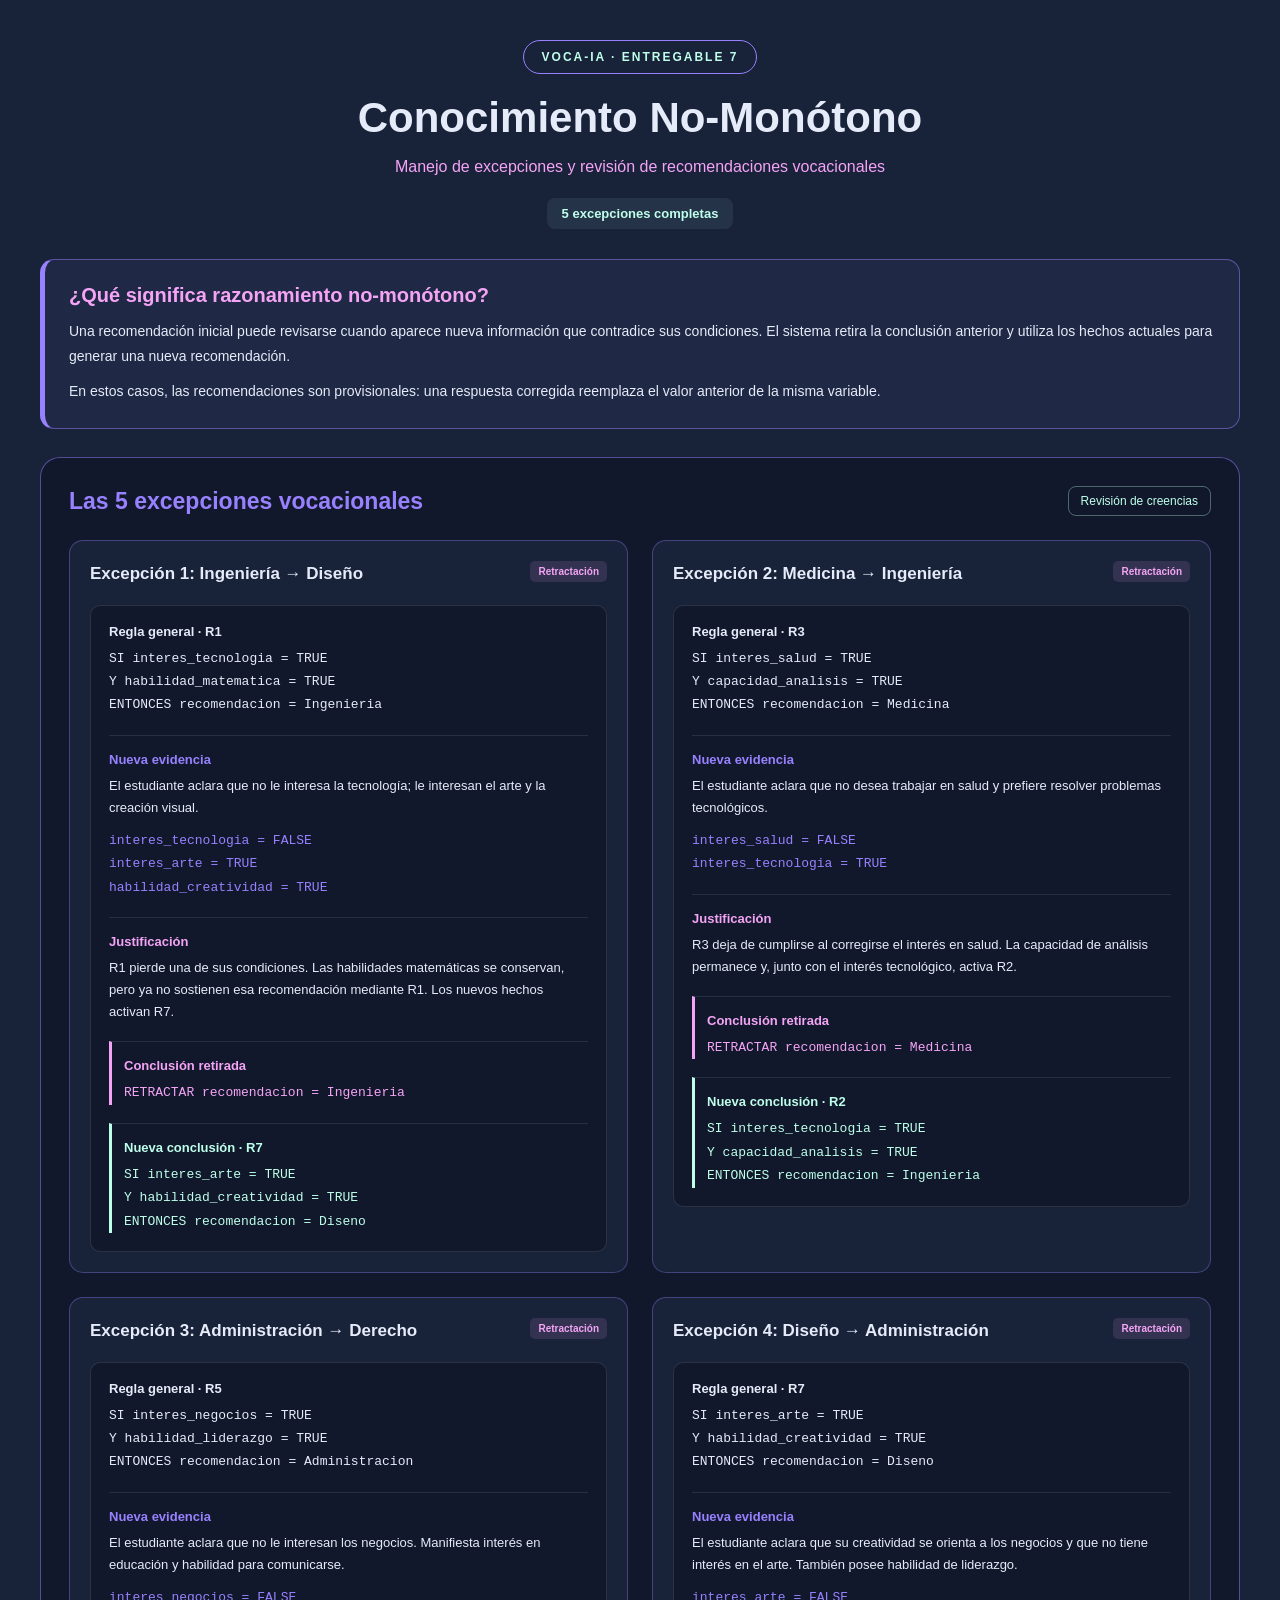
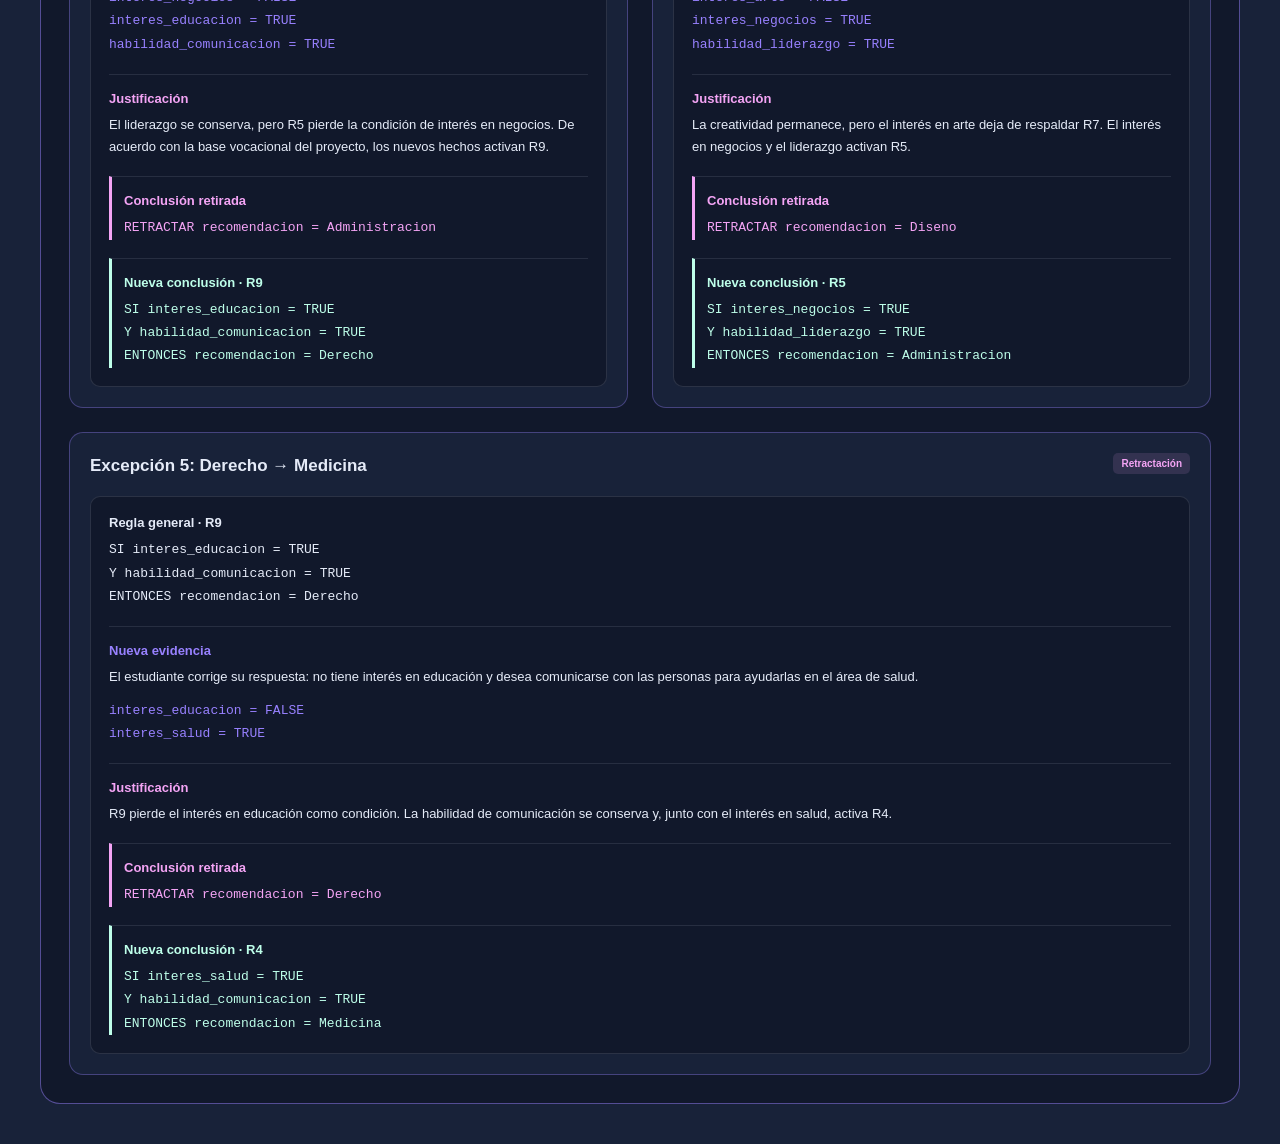
<file: Entregable7/index.html>
<!DOCTYPE html>
<html lang="es">
<head>
    <meta charset="UTF-8">
    <meta name="viewport" content="width=device-width, initial-scale=1.0">
    <title>Entregable 7 · Conocimiento No-Monótono</title>
    <link rel="stylesheet" href="style.css">
</head>
<body>
    <main class="contenedor">
        <header class="encabezado">
            <span class="etiqueta">VOCA-IA · ENTREGABLE 7</span>
            <h1>Conocimiento No-Monótono</h1>
            <p>Manejo de excepciones y revisión de recomendaciones vocacionales</p>
            <span class="contador">5 excepciones completas</span>
        </header>

        <section class="fundamento">
            <h2>¿Qué significa razonamiento no-monótono?</h2>
            <p>
                Una recomendación inicial puede revisarse cuando aparece nueva
                información que contradice sus condiciones. El sistema retira
                la conclusión anterior y utiliza los hechos actuales para
                generar una nueva recomendación.
            </p>
            <p>
                En estos casos, las recomendaciones son provisionales:
                una respuesta corregida reemplaza el valor anterior de la
                misma variable.
            </p>
        </section>

        <section class="base">
            <div class="titulo-seccion">
                <h2>Las 5 excepciones vocacionales</h2>
                <span>Revisión de creencias</span>
            </div>

            <div class="excepciones">

                <article class="tarjeta">
                    <div class="cabecera">
                        <h3>Excepción 1: Ingeniería → Diseño</h3>
                        <span class="insignia">Retractación</span>
                    </div>

                    <div class="contenido">
                        <div class="bloque regla">
                            <h4>Regla general · R1</h4>
                            <pre>SI interes_tecnologia = TRUE
Y habilidad_matematica = TRUE
ENTONCES recomendacion = Ingenieria</pre>
                        </div>

                        <div class="bloque evidencia">
                            <h4>Nueva evidencia</h4>
                            <p>
                                El estudiante aclara que no le interesa la
                                tecnología; le interesan el arte y la creación visual.
                            </p>
                            <pre>interes_tecnologia = FALSE
interes_arte = TRUE
habilidad_creatividad = TRUE</pre>
                        </div>

                        <div class="bloque justificacion">
                            <h4>Justificación</h4>
                            <p>
                                R1 pierde una de sus condiciones. Las habilidades
                                matemáticas se conservan, pero ya no sostienen
                                esa recomendación mediante R1. Los nuevos
                                hechos activan R7.
                            </p>
                        </div>

                        <div class="bloque retirada">
                            <h4>Conclusión retirada</h4>
                            <pre>RETRACTAR recomendacion = Ingenieria</pre>
                        </div>

                        <div class="bloque nueva">
                            <h4>Nueva conclusión · R7</h4>
                            <pre>SI interes_arte = TRUE
Y habilidad_creatividad = TRUE
ENTONCES recomendacion = Diseno</pre>
                        </div>
                    </div>
                </article>

                <article class="tarjeta">
                    <div class="cabecera">
                        <h3>Excepción 2: Medicina → Ingeniería</h3>
                        <span class="insignia">Retractación</span>
                    </div>

                    <div class="contenido">
                        <div class="bloque regla">
                            <h4>Regla general · R3</h4>
                            <pre>SI interes_salud = TRUE
Y capacidad_analisis = TRUE
ENTONCES recomendacion = Medicina</pre>
                        </div>

                        <div class="bloque evidencia">
                            <h4>Nueva evidencia</h4>
                            <p>
                                El estudiante aclara que no desea trabajar en
                                salud y prefiere resolver problemas tecnológicos.
                            </p>
                            <pre>interes_salud = FALSE
interes_tecnologia = TRUE</pre>
                        </div>

                        <div class="bloque justificacion">
                            <h4>Justificación</h4>
                            <p>
                                R3 deja de cumplirse al corregirse el interés
                                en salud. La capacidad de análisis permanece
                                y, junto con el interés tecnológico, activa R2.
                            </p>
                        </div>

                        <div class="bloque retirada">
                            <h4>Conclusión retirada</h4>
                            <pre>RETRACTAR recomendacion = Medicina</pre>
                        </div>

                        <div class="bloque nueva">
                            <h4>Nueva conclusión · R2</h4>
                            <pre>SI interes_tecnologia = TRUE
Y capacidad_analisis = TRUE
ENTONCES recomendacion = Ingenieria</pre>
                        </div>
                    </div>
                </article>

                <article class="tarjeta">
                    <div class="cabecera">
                        <h3>Excepción 3: Administración → Derecho</h3>
                        <span class="insignia">Retractación</span>
                    </div>

                    <div class="contenido">
                        <div class="bloque regla">
                            <h4>Regla general · R5</h4>
                            <pre>SI interes_negocios = TRUE
Y habilidad_liderazgo = TRUE
ENTONCES recomendacion = Administracion</pre>
                        </div>

                        <div class="bloque evidencia">
                            <h4>Nueva evidencia</h4>
                            <p>
                                El estudiante aclara que no le interesan los
                                negocios. Manifiesta interés en educación
                                y habilidad para comunicarse.
                            </p>
                            <pre>interes_negocios = FALSE
interes_educacion = TRUE
habilidad_comunicacion = TRUE</pre>
                        </div>

                        <div class="bloque justificacion">
                            <h4>Justificación</h4>
                            <p>
                                El liderazgo se conserva, pero R5 pierde la
                                condición de interés en negocios. De acuerdo
                                con la base vocacional del proyecto, los
                                nuevos hechos activan R9.
                            </p>
                        </div>

                        <div class="bloque retirada">
                            <h4>Conclusión retirada</h4>
                            <pre>RETRACTAR recomendacion = Administracion</pre>
                        </div>

                        <div class="bloque nueva">
                            <h4>Nueva conclusión · R9</h4>
                            <pre>SI interes_educacion = TRUE
Y habilidad_comunicacion = TRUE
ENTONCES recomendacion = Derecho</pre>
                        </div>
                    </div>
                </article>

                <article class="tarjeta">
                    <div class="cabecera">
                        <h3>Excepción 4: Diseño → Administración</h3>
                        <span class="insignia">Retractación</span>
                    </div>

                    <div class="contenido">
                        <div class="bloque regla">
                            <h4>Regla general · R7</h4>
                            <pre>SI interes_arte = TRUE
Y habilidad_creatividad = TRUE
ENTONCES recomendacion = Diseno</pre>
                        </div>

                        <div class="bloque evidencia">
                            <h4>Nueva evidencia</h4>
                            <p>
                                El estudiante aclara que su creatividad se
                                orienta a los negocios y que no tiene interés
                                en el arte. También posee habilidad de liderazgo.
                            </p>
                            <pre>interes_arte = FALSE
interes_negocios = TRUE
habilidad_liderazgo = TRUE</pre>
                        </div>

                        <div class="bloque justificacion">
                            <h4>Justificación</h4>
                            <p>
                                La creatividad permanece, pero el interés en
                                arte deja de respaldar R7. El interés en
                                negocios y el liderazgo activan R5.
                            </p>
                        </div>

                        <div class="bloque retirada">
                            <h4>Conclusión retirada</h4>
                            <pre>RETRACTAR recomendacion = Diseno</pre>
                        </div>

                        <div class="bloque nueva">
                            <h4>Nueva conclusión · R5</h4>
                            <pre>SI interes_negocios = TRUE
Y habilidad_liderazgo = TRUE
ENTONCES recomendacion = Administracion</pre>
                        </div>
                    </div>
                </article>

                <article class="tarjeta tarjeta-amplia">
                    <div class="cabecera">
                        <h3>Excepción 5: Derecho → Medicina</h3>
                        <span class="insignia">Retractación</span>
                    </div>

                    <div class="contenido">
                        <div class="bloque regla">
                            <h4>Regla general · R9</h4>
                            <pre>SI interes_educacion = TRUE
Y habilidad_comunicacion = TRUE
ENTONCES recomendacion = Derecho</pre>
                        </div>

                        <div class="bloque evidencia">
                            <h4>Nueva evidencia</h4>
                            <p>
                                El estudiante corrige su respuesta: no tiene
                                interés en educación y desea comunicarse con
                                las personas para ayudarlas en el área de salud.
                            </p>
                            <pre>interes_educacion = FALSE
interes_salud = TRUE</pre>
                        </div>

                        <div class="bloque justificacion">
                            <h4>Justificación</h4>
                            <p>
                                R9 pierde el interés en educación como condición.
                                La habilidad de comunicación se conserva y,
                                junto con el interés en salud, activa R4.
                            </p>
                        </div>

                        <div class="bloque retirada">
                            <h4>Conclusión retirada</h4>
                            <pre>RETRACTAR recomendacion = Derecho</pre>
                        </div>

                        <div class="bloque nueva">
                            <h4>Nueva conclusión · R4</h4>
                            <pre>SI interes_salud = TRUE
Y habilidad_comunicacion = TRUE
ENTONCES recomendacion = Medicina</pre>
                        </div>
                    </div>
                </article>

            </div>
        </section>
    </main>
</body>
</html>
</file>
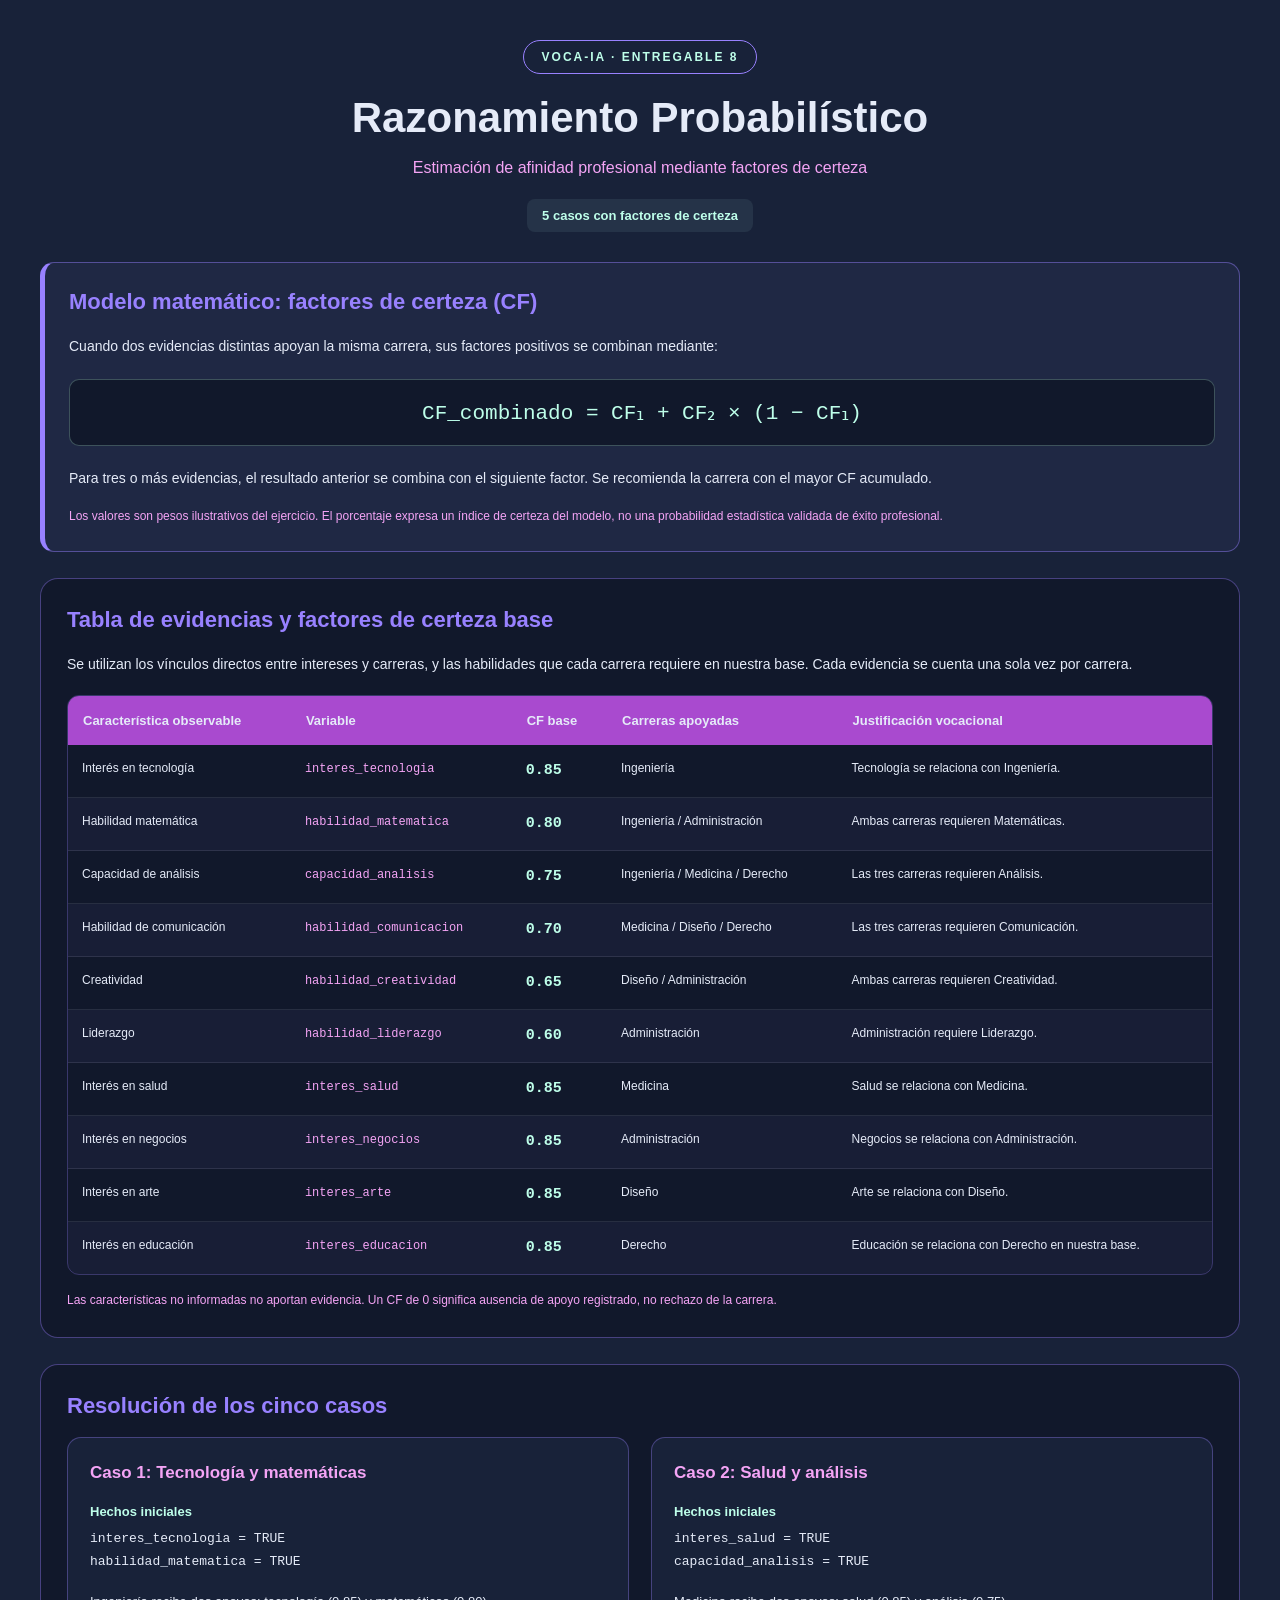
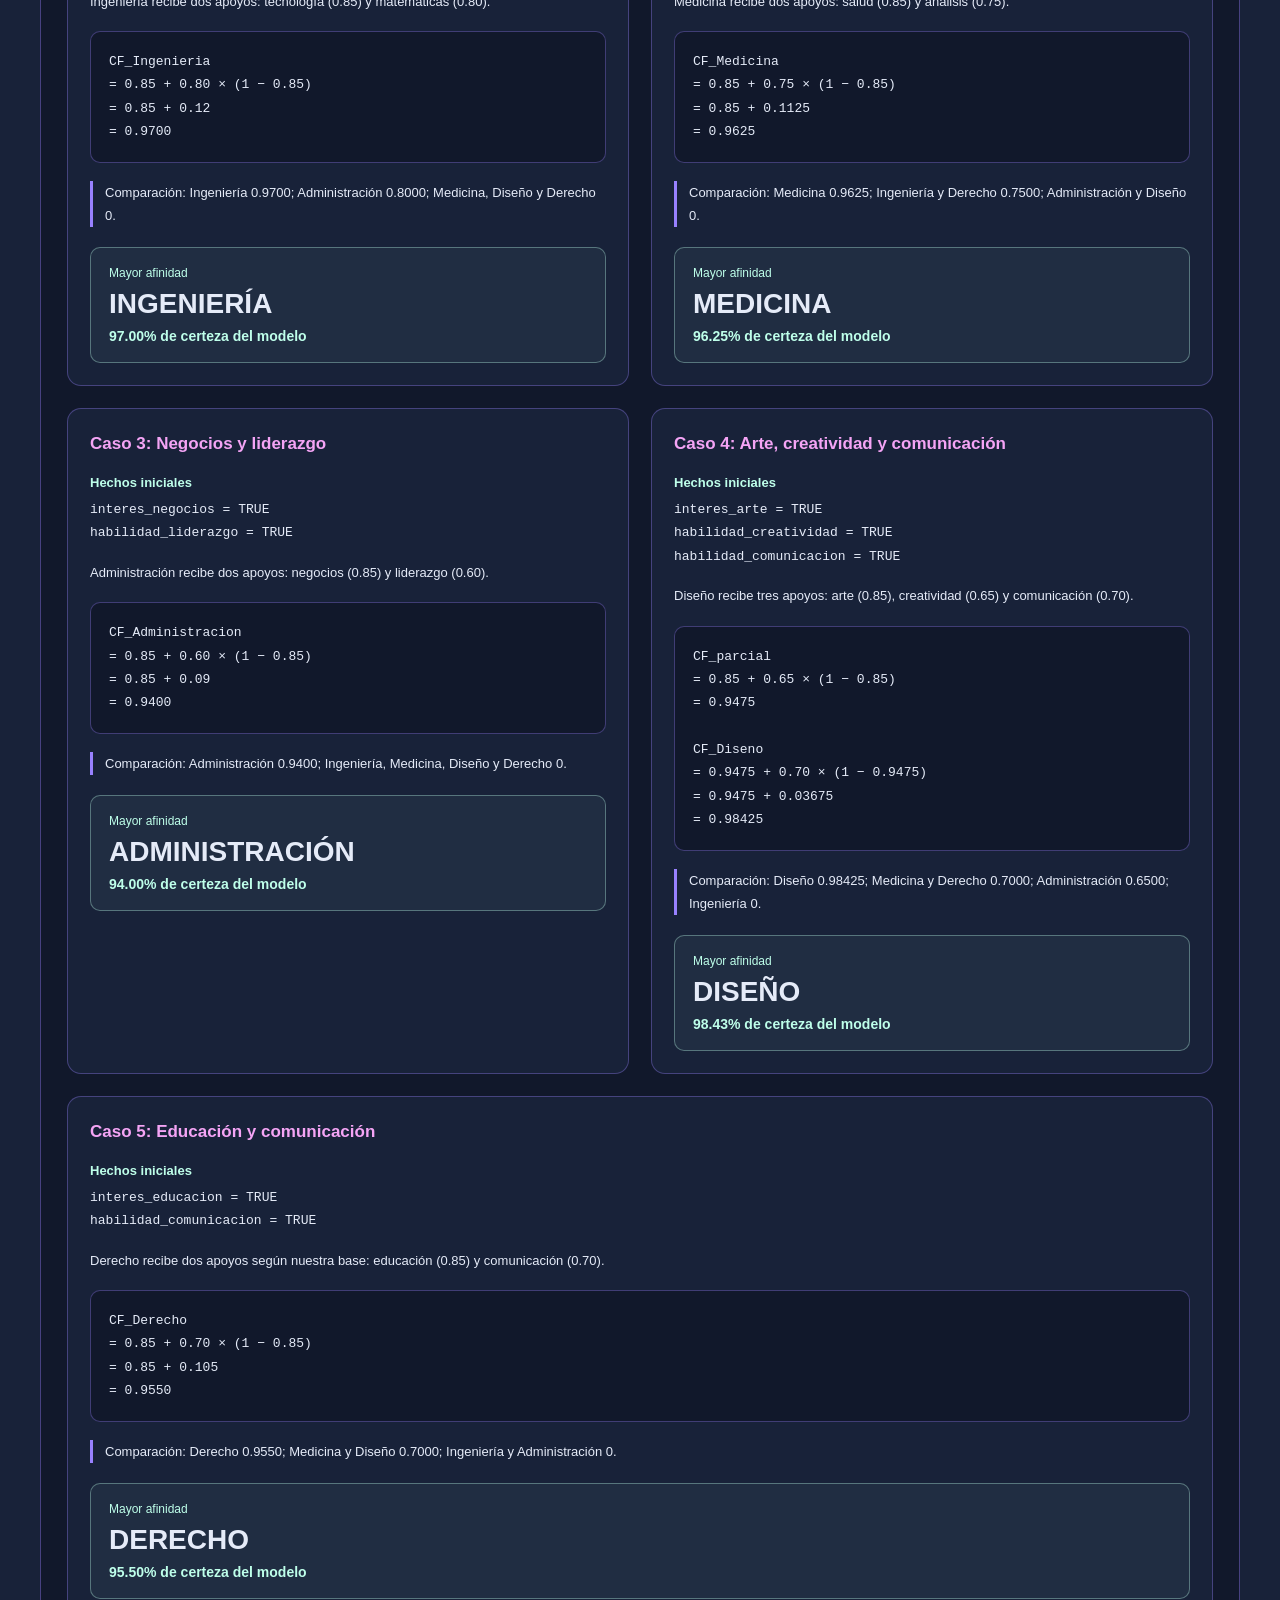
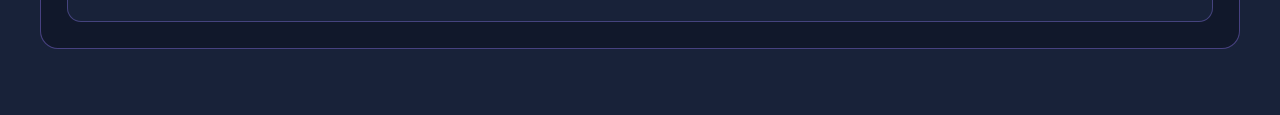
<file: Entregable8/index.html>
<!DOCTYPE html>
<html lang="es">
<head>
    <meta charset="UTF-8">
    <meta name="viewport" content="width=device-width, initial-scale=1.0">
    <title>Entregable 8 · Razonamiento Probabilístico</title>
    <link rel="stylesheet" href="style.css">
</head>
<body>
<main class="contenedor">

    <header>
        <span class="etiqueta">VOCA-IA · ENTREGABLE 8</span>
        <h1>Razonamiento Probabilístico</h1>
        <p>Estimación de afinidad profesional mediante factores de certeza</p>
        <span class="contador">5 casos con factores de certeza</span>
    </header>

    <section class="fundamento">
        <h2>Modelo matemático: factores de certeza (CF)</h2>

        <p>
            Cuando dos evidencias distintas apoyan la misma carrera,
            sus factores positivos se combinan mediante:
        </p>

        <div class="formula">
            CF_combinado = CF₁ + CF₂ × (1 − CF₁)
        </div>

        <p>
            Para tres o más evidencias, el resultado anterior se combina
            con el siguiente factor. Se recomienda la carrera con el
            mayor CF acumulado.
        </p>

        <p class="nota">
            Los valores son pesos ilustrativos del ejercicio.
            El porcentaje expresa un índice de certeza del modelo,
            no una probabilidad estadística validada de éxito profesional.
        </p>
    </section>

    <section class="panel">
        <h2>Tabla de evidencias y factores de certeza base</h2>

        <p class="descripcion">
            Se utilizan los vínculos directos entre intereses y carreras,
            y las habilidades que cada carrera requiere en nuestra base.
            Cada evidencia se cuenta una sola vez por carrera.
        </p>

        <div class="tabla-contenedor">
            <table>
                <thead>
                    <tr>
                        <th>Característica observable</th>
                        <th>Variable</th>
                        <th>CF base</th>
                        <th>Carreras apoyadas</th>
                        <th>Justificación vocacional</th>
                    </tr>
                </thead>
                <tbody>
                    <tr>
                        <td>Interés en tecnología</td>
                        <td><code>interes_tecnologia</code></td>
                        <td class="valor">0.85</td>
                        <td>Ingeniería</td>
                        <td>Tecnología se relaciona con Ingeniería.</td>
                    </tr>
                    <tr>
                        <td>Habilidad matemática</td>
                        <td><code>habilidad_matematica</code></td>
                        <td class="valor">0.80</td>
                        <td>Ingeniería / Administración</td>
                        <td>Ambas carreras requieren Matemáticas.</td>
                    </tr>
                    <tr>
                        <td>Capacidad de análisis</td>
                        <td><code>capacidad_analisis</code></td>
                        <td class="valor">0.75</td>
                        <td>Ingeniería / Medicina / Derecho</td>
                        <td>Las tres carreras requieren Análisis.</td>
                    </tr>
                    <tr>
                        <td>Habilidad de comunicación</td>
                        <td><code>habilidad_comunicacion</code></td>
                        <td class="valor">0.70</td>
                        <td>Medicina / Diseño / Derecho</td>
                        <td>Las tres carreras requieren Comunicación.</td>
                    </tr>
                    <tr>
                        <td>Creatividad</td>
                        <td><code>habilidad_creatividad</code></td>
                        <td class="valor">0.65</td>
                        <td>Diseño / Administración</td>
                        <td>Ambas carreras requieren Creatividad.</td>
                    </tr>
                    <tr>
                        <td>Liderazgo</td>
                        <td><code>habilidad_liderazgo</code></td>
                        <td class="valor">0.60</td>
                        <td>Administración</td>
                        <td>Administración requiere Liderazgo.</td>
                    </tr>
                    <tr>
                        <td>Interés en salud</td>
                        <td><code>interes_salud</code></td>
                        <td class="valor">0.85</td>
                        <td>Medicina</td>
                        <td>Salud se relaciona con Medicina.</td>
                    </tr>
                    <tr>
                        <td>Interés en negocios</td>
                        <td><code>interes_negocios</code></td>
                        <td class="valor">0.85</td>
                        <td>Administración</td>
                        <td>Negocios se relaciona con Administración.</td>
                    </tr>
                    <tr>
                        <td>Interés en arte</td>
                        <td><code>interes_arte</code></td>
                        <td class="valor">0.85</td>
                        <td>Diseño</td>
                        <td>Arte se relaciona con Diseño.</td>
                    </tr>
                    <tr>
                        <td>Interés en educación</td>
                        <td><code>interes_educacion</code></td>
                        <td class="valor">0.85</td>
                        <td>Derecho</td>
                        <td>Educación se relaciona con Derecho en nuestra base.</td>
                    </tr>
                </tbody>
            </table>
        </div>

        <p class="nota">
            Las características no informadas no aportan evidencia.
            Un CF de 0 significa ausencia de apoyo registrado,
            no rechazo de la carrera.
        </p>
    </section>

    <section class="panel">
        <h2>Resolución de los cinco casos</h2>

        <div class="casos">

            <article class="caso">
                <h3>Caso 1: Tecnología y matemáticas</h3>

                <h4>Hechos iniciales</h4>
                <pre>interes_tecnologia = TRUE
habilidad_matematica = TRUE</pre>

                <p>
                    Ingeniería recibe dos apoyos:
                    tecnología (0.85) y matemáticas (0.80).
                </p>

                <div class="calculo">
                    <pre>CF_Ingenieria
= 0.85 + 0.80 × (1 − 0.85)
= 0.85 + 0.12
= 0.9700</pre>
                </div>

                <p class="comparacion">
                    Comparación: Ingeniería 0.9700;
                    Administración 0.8000;
                    Medicina, Diseño y Derecho 0.
                </p>

                <div class="resultado">
                    <span>Mayor afinidad</span>
                    <strong>INGENIERÍA</strong>
                    <b>97.00% de certeza del modelo</b>
                </div>
            </article>

            <article class="caso">
                <h3>Caso 2: Salud y análisis</h3>

                <h4>Hechos iniciales</h4>
                <pre>interes_salud = TRUE
capacidad_analisis = TRUE</pre>

                <p>
                    Medicina recibe dos apoyos:
                    salud (0.85) y análisis (0.75).
                </p>

                <div class="calculo">
                    <pre>CF_Medicina
= 0.85 + 0.75 × (1 − 0.85)
= 0.85 + 0.1125
= 0.9625</pre>
                </div>

                <p class="comparacion">
                    Comparación: Medicina 0.9625;
                    Ingeniería y Derecho 0.7500;
                    Administración y Diseño 0.
                </p>

                <div class="resultado">
                    <span>Mayor afinidad</span>
                    <strong>MEDICINA</strong>
                    <b>96.25% de certeza del modelo</b>
                </div>
            </article>

            <article class="caso">
                <h3>Caso 3: Negocios y liderazgo</h3>

                <h4>Hechos iniciales</h4>
                <pre>interes_negocios = TRUE
habilidad_liderazgo = TRUE</pre>

                <p>
                    Administración recibe dos apoyos:
                    negocios (0.85) y liderazgo (0.60).
                </p>

                <div class="calculo">
                    <pre>CF_Administracion
= 0.85 + 0.60 × (1 − 0.85)
= 0.85 + 0.09
= 0.9400</pre>
                </div>

                <p class="comparacion">
                    Comparación: Administración 0.9400;
                    Ingeniería, Medicina, Diseño y Derecho 0.
                </p>

                <div class="resultado">
                    <span>Mayor afinidad</span>
                    <strong>ADMINISTRACIÓN</strong>
                    <b>94.00% de certeza del modelo</b>
                </div>
            </article>

            <article class="caso">
                <h3>Caso 4: Arte, creatividad y comunicación</h3>

                <h4>Hechos iniciales</h4>
                <pre>interes_arte = TRUE
habilidad_creatividad = TRUE
habilidad_comunicacion = TRUE</pre>

                <p>
                    Diseño recibe tres apoyos:
                    arte (0.85), creatividad (0.65)
                    y comunicación (0.70).
                </p>

                <div class="calculo">
                    <pre>CF_parcial
= 0.85 + 0.65 × (1 − 0.85)
= 0.9475

CF_Diseno
= 0.9475 + 0.70 × (1 − 0.9475)
= 0.9475 + 0.03675
= 0.98425</pre>
                </div>

                <p class="comparacion">
                    Comparación: Diseño 0.98425;
                    Medicina y Derecho 0.7000;
                    Administración 0.6500;
                    Ingeniería 0.
                </p>

                <div class="resultado">
                    <span>Mayor afinidad</span>
                    <strong>DISEÑO</strong>
                    <b>98.43% de certeza del modelo</b>
                </div>
            </article>

            <article class="caso caso-amplio">
                <h3>Caso 5: Educación y comunicación</h3>

                <h4>Hechos iniciales</h4>
                <pre>interes_educacion = TRUE
habilidad_comunicacion = TRUE</pre>

                <p>
                    Derecho recibe dos apoyos según nuestra base:
                    educación (0.85) y comunicación (0.70).
                </p>

                <div class="calculo">
                    <pre>CF_Derecho
= 0.85 + 0.70 × (1 − 0.85)
= 0.85 + 0.105
= 0.9550</pre>
                </div>

                <p class="comparacion">
                    Comparación: Derecho 0.9550;
                    Medicina y Diseño 0.7000;
                    Ingeniería y Administración 0.
                </p>

                <div class="resultado">
                    <span>Mayor afinidad</span>
                    <strong>DERECHO</strong>
                    <b>95.50% de certeza del modelo</b>
                </div>
            </article>

        </div>
    </section>

</main>
</body>
</html>
</file>
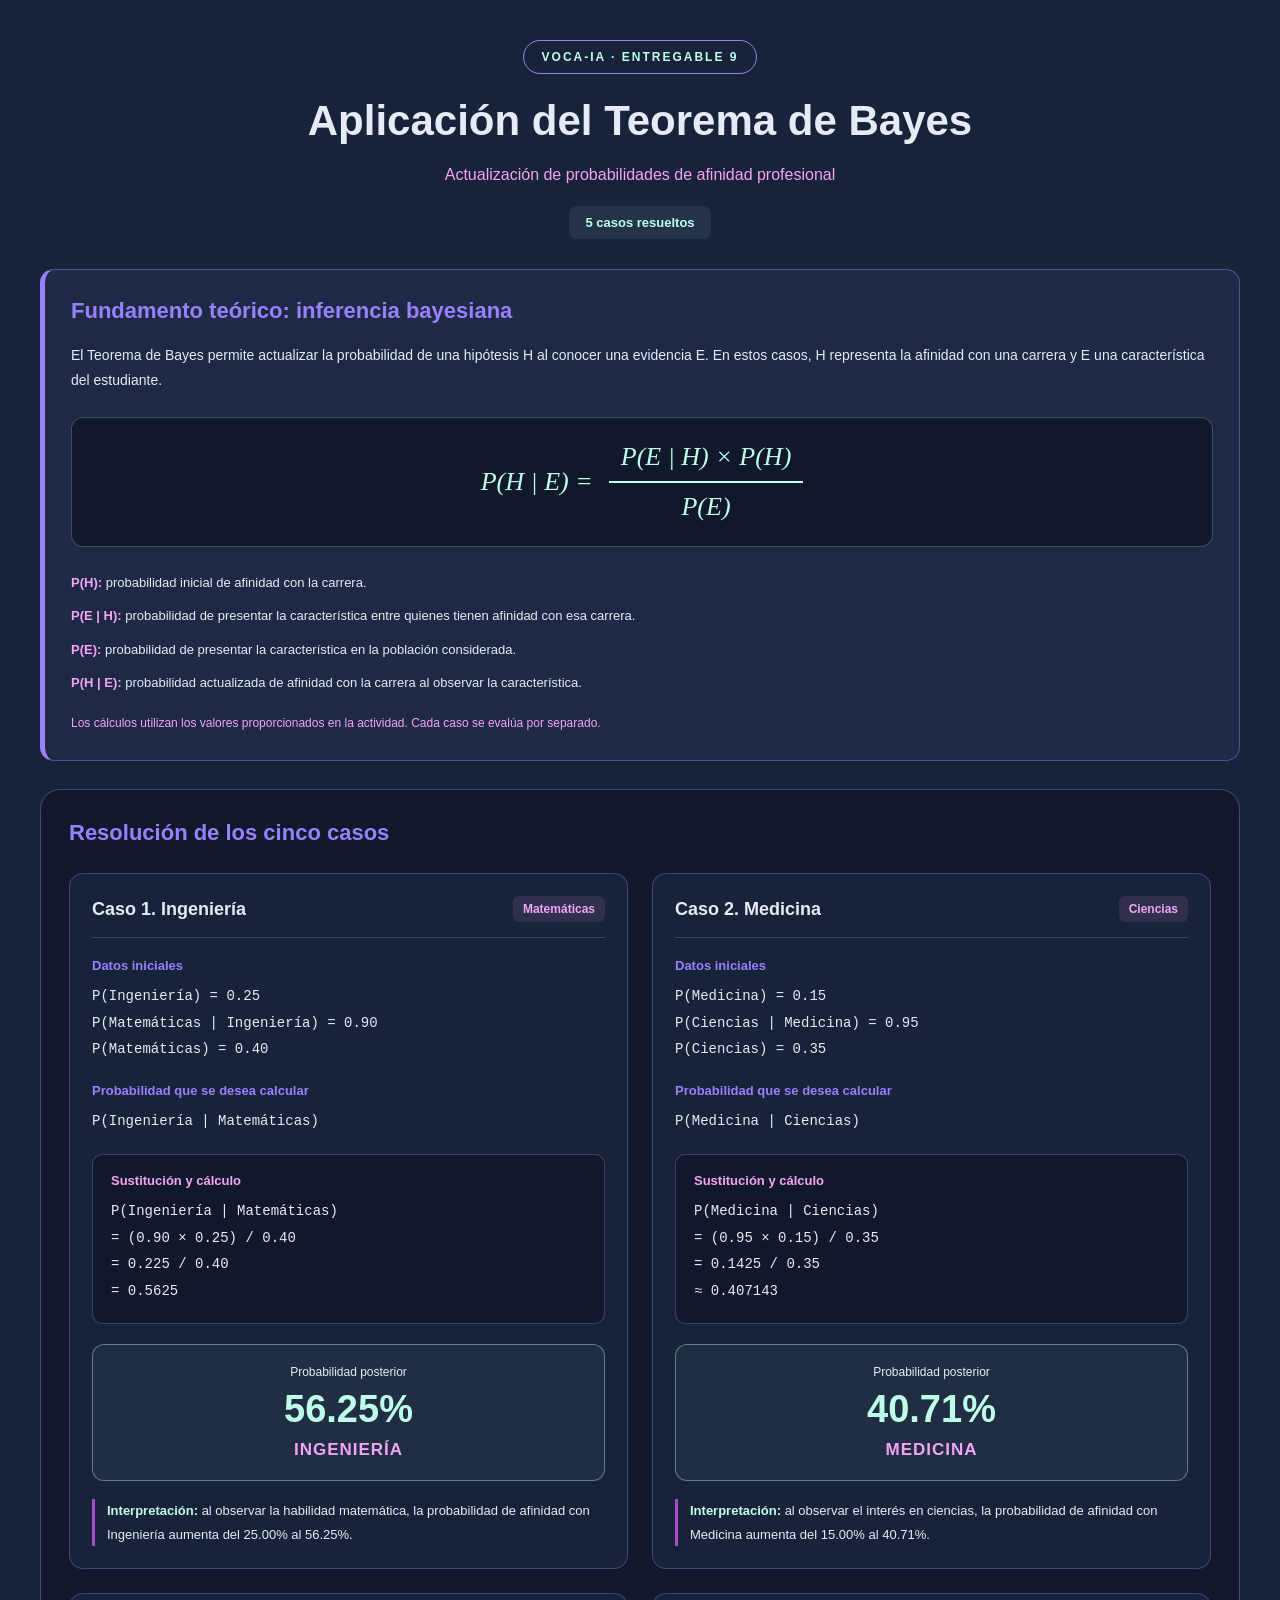
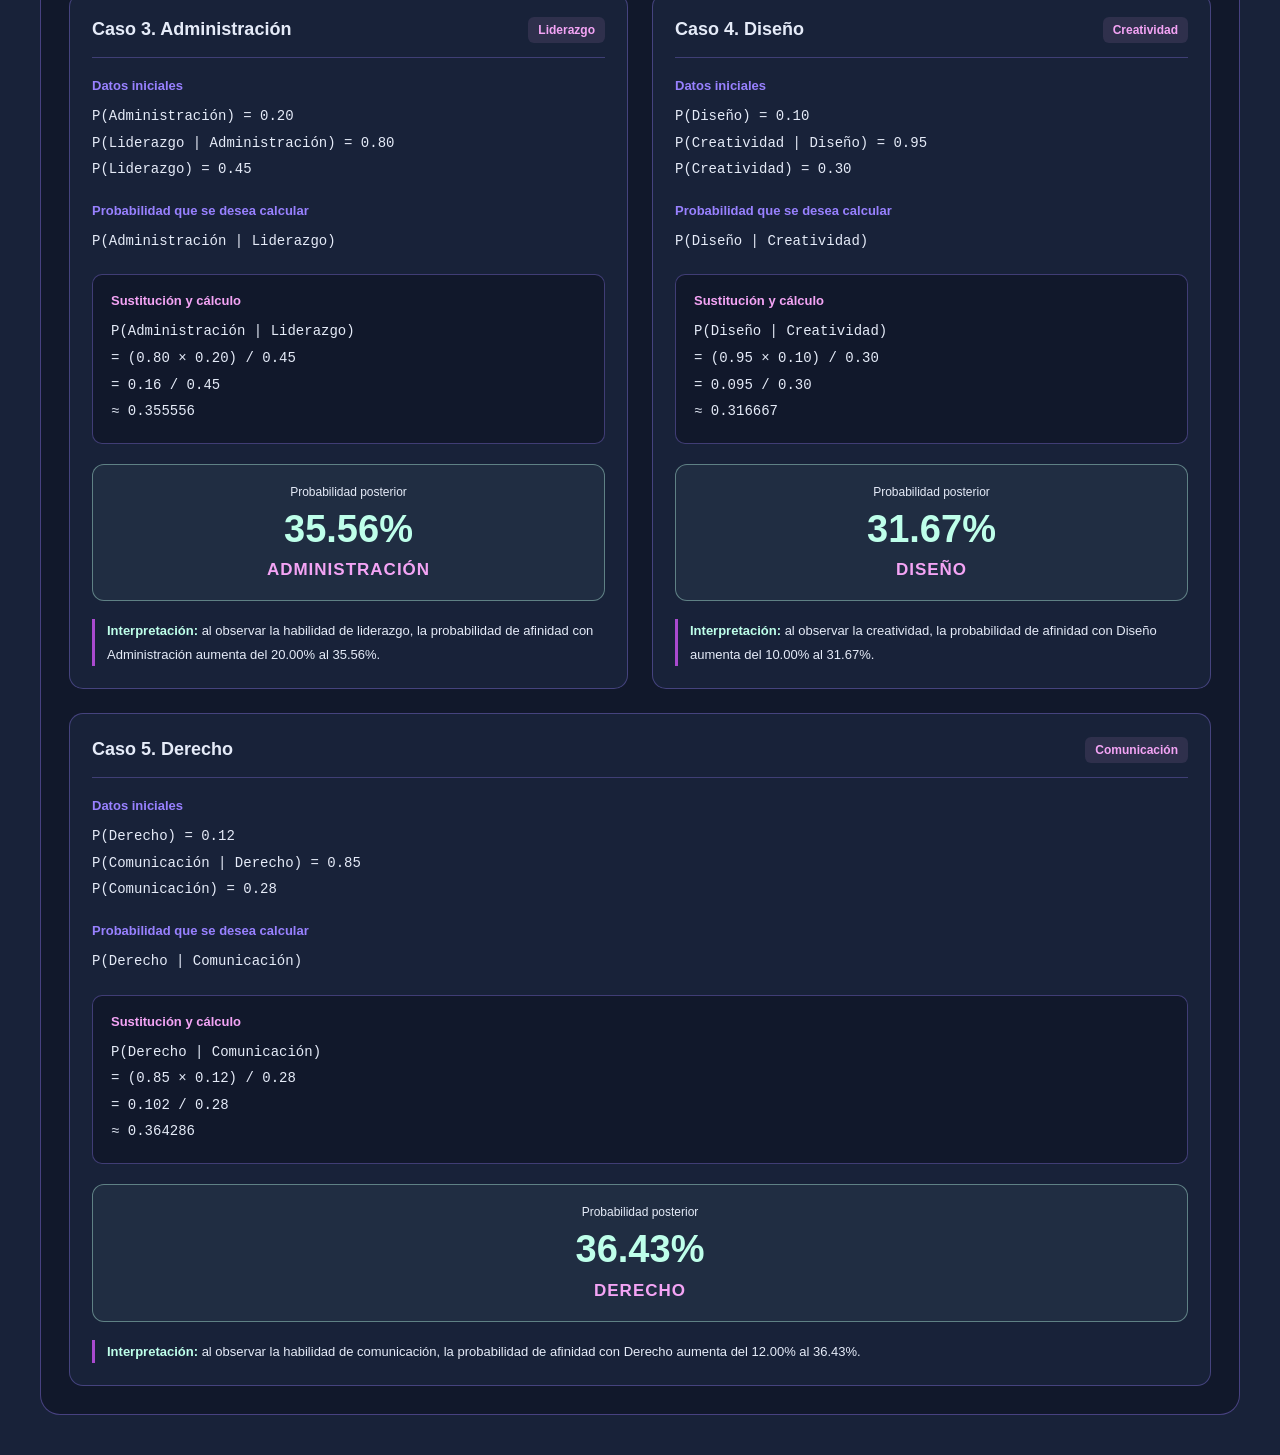
<file: Entregable9/index.html>
<!DOCTYPE html>
<html lang="es">
<head>
    <meta charset="UTF-8">
    <meta name="viewport" content="width=device-width, initial-scale=1.0">
    <title>Entregable 9 · Teorema de Bayes</title>
    <link rel="stylesheet" href="style.css">
</head>

<body>
<main class="contenedor">

    <header class="encabezado">
        <span class="etiqueta">VOCA-IA · ENTREGABLE 9</span>
        <h1>Aplicación del Teorema de Bayes</h1>
        <p>Actualización de probabilidades de afinidad profesional</p>
        <span class="contador">5 casos resueltos</span>
    </header>

    <section class="fundamento">
        <h2>Fundamento teórico: inferencia bayesiana</h2>

        <p>
            El Teorema de Bayes permite actualizar la probabilidad
            de una hipótesis H al conocer una evidencia E.
            En estos casos, H representa la afinidad con una carrera
            y E una característica del estudiante.
        </p>

        <div class="formula-general">
            <span>P(H | E) =</span>
            <span class="fraccion">
                <span>P(E | H) × P(H)</span>
                <span>P(E)</span>
            </span>
        </div>

        <div class="definiciones">
            <p>
                <strong>P(H):</strong>
                probabilidad inicial de afinidad con la carrera.
            </p>
            <p>
                <strong>P(E | H):</strong>
                probabilidad de presentar la característica
                entre quienes tienen afinidad con esa carrera.
            </p>
            <p>
                <strong>P(E):</strong>
                probabilidad de presentar la característica
                en la población considerada.
            </p>
            <p>
                <strong>P(H | E):</strong>
                probabilidad actualizada de afinidad con la
                carrera al observar la característica.
            </p>
        </div>

        <p class="nota">
            Los cálculos utilizan los valores proporcionados en
            la actividad. Cada caso se evalúa por separado.
        </p>
    </section>

    <section class="panel">
        <h2>Resolución de los cinco casos</h2>

        <div class="casos">

            <!-- CASO 1 -->
            <article class="caso">
                <div class="cabecera-caso">
                    <h3>Caso 1. Ingeniería</h3>
                    <span>Matemáticas</span>
                </div>

                <h4>Datos iniciales</h4>
                <pre>P(Ingeniería) = 0.25
P(Matemáticas | Ingeniería) = 0.90
P(Matemáticas) = 0.40</pre>

                <h4>Probabilidad que se desea calcular</h4>
                <pre>P(Ingeniería | Matemáticas)</pre>

                <div class="calculo">
                    <h4>Sustitución y cálculo</h4>
                    <pre>P(Ingeniería | Matemáticas)
= (0.90 × 0.25) / 0.40
= 0.225 / 0.40
= 0.5625</pre>
                </div>

                <div class="resultado">
                    <span>Probabilidad posterior</span>
                    <strong>56.25%</strong>
                    <b>INGENIERÍA</b>
                </div>

                <p class="interpretacion">
                    <strong>Interpretación:</strong>
                    al observar la habilidad matemática,
                    la probabilidad de afinidad con Ingeniería
                    aumenta del 25.00% al 56.25%.
                </p>
            </article>

            <!-- CASO 2 -->
            <article class="caso">
                <div class="cabecera-caso">
                    <h3>Caso 2. Medicina</h3>
                    <span>Ciencias</span>
                </div>

                <h4>Datos iniciales</h4>
                <pre>P(Medicina) = 0.15
P(Ciencias | Medicina) = 0.95
P(Ciencias) = 0.35</pre>

                <h4>Probabilidad que se desea calcular</h4>
                <pre>P(Medicina | Ciencias)</pre>

                <div class="calculo">
                    <h4>Sustitución y cálculo</h4>
                    <pre>P(Medicina | Ciencias)
= (0.95 × 0.15) / 0.35
= 0.1425 / 0.35
≈ 0.407143</pre>
                </div>

                <div class="resultado">
                    <span>Probabilidad posterior</span>
                    <strong>40.71%</strong>
                    <b>MEDICINA</b>
                </div>

                <p class="interpretacion">
                    <strong>Interpretación:</strong>
                    al observar el interés en ciencias,
                    la probabilidad de afinidad con Medicina
                    aumenta del 15.00% al 40.71%.
                </p>
            </article>

            <!-- CASO 3 -->
            <article class="caso">
                <div class="cabecera-caso">
                    <h3>Caso 3. Administración</h3>
                    <span>Liderazgo</span>
                </div>

                <h4>Datos iniciales</h4>
                <pre>P(Administración) = 0.20
P(Liderazgo | Administración) = 0.80
P(Liderazgo) = 0.45</pre>

                <h4>Probabilidad que se desea calcular</h4>
                <pre>P(Administración | Liderazgo)</pre>

                <div class="calculo">
                    <h4>Sustitución y cálculo</h4>
                    <pre>P(Administración | Liderazgo)
= (0.80 × 0.20) / 0.45
= 0.16 / 0.45
≈ 0.355556</pre>
                </div>

                <div class="resultado">
                    <span>Probabilidad posterior</span>
                    <strong>35.56%</strong>
                    <b>ADMINISTRACIÓN</b>
                </div>

                <p class="interpretacion">
                    <strong>Interpretación:</strong>
                    al observar la habilidad de liderazgo,
                    la probabilidad de afinidad con Administración
                    aumenta del 20.00% al 35.56%.
                </p>
            </article>

            <!-- CASO 4 -->
            <article class="caso">
                <div class="cabecera-caso">
                    <h3>Caso 4. Diseño</h3>
                    <span>Creatividad</span>
                </div>

                <h4>Datos iniciales</h4>
                <pre>P(Diseño) = 0.10
P(Creatividad | Diseño) = 0.95
P(Creatividad) = 0.30</pre>

                <h4>Probabilidad que se desea calcular</h4>
                <pre>P(Diseño | Creatividad)</pre>

                <div class="calculo">
                    <h4>Sustitución y cálculo</h4>
                    <pre>P(Diseño | Creatividad)
= (0.95 × 0.10) / 0.30
= 0.095 / 0.30
≈ 0.316667</pre>
                </div>

                <div class="resultado">
                    <span>Probabilidad posterior</span>
                    <strong>31.67%</strong>
                    <b>DISEÑO</b>
                </div>

                <p class="interpretacion">
                    <strong>Interpretación:</strong>
                    al observar la creatividad,
                    la probabilidad de afinidad con Diseño
                    aumenta del 10.00% al 31.67%.
                </p>
            </article>

            <!-- CASO 5 -->
            <article class="caso caso-amplio">
                <div class="cabecera-caso">
                    <h3>Caso 5. Derecho</h3>
                    <span>Comunicación</span>
                </div>

                <h4>Datos iniciales</h4>
                <pre>P(Derecho) = 0.12
P(Comunicación | Derecho) = 0.85
P(Comunicación) = 0.28</pre>

                <h4>Probabilidad que se desea calcular</h4>
                <pre>P(Derecho | Comunicación)</pre>

                <div class="calculo">
                    <h4>Sustitución y cálculo</h4>
                    <pre>P(Derecho | Comunicación)
= (0.85 × 0.12) / 0.28
= 0.102 / 0.28
≈ 0.364286</pre>
                </div>

                <div class="resultado">
                    <span>Probabilidad posterior</span>
                    <strong>36.43%</strong>
                    <b>DERECHO</b>
                </div>

                <p class="interpretacion">
                    <strong>Interpretación:</strong>
                    al observar la habilidad de comunicación,
                    la probabilidad de afinidad con Derecho
                    aumenta del 12.00% al 36.43%.
                </p>
            </article>

        </div>
    </section>

</main>
</body>
</html>
</file>
<file: Entregable2/style.css>
/* ======================================
   TU PALETA DE COLORES
   ====================================== */

:root {
    --alice-blue: #E5EBF8;
    --icy-aqua: #BEFFEA;
    --plum: #F4A4F5;
    --periwinkle: #9881FF;
    --amethyst: #A94ACF;

    --fondo: #11182B;
    --panel: #182239;
    --texto: #E5EBF8;
}

/* ======================================
   GENERAL
   ====================================== */

* {
    box-sizing: border-box;
    margin: 0;
    padding: 0;
}

body {
    min-height: 100vh;
    padding: 36px 24px;
    font-family: Arial, Helvetica, sans-serif;
    color: var(--texto);

    background:
        radial-gradient(
            circle at top left,
            rgba(169, 74, 207, 0.22),
            transparent 42%
        ),
        radial-gradient(
            circle at bottom right,
            rgba(190, 255, 234, 0.12),
            transparent 42%
        ),
        var(--fondo);
}

.contenedor {
    width: 100%;
    max-width: 1800px;
    margin: 0 auto;
}

/* ======================================
   ENCABEZADO
   ====================================== */

.encabezado {
    margin-bottom: 28px;
    text-align: center;
}

.etiqueta {
    display: inline-block;
    margin-bottom: 14px;
    padding: 8px 18px;

    color: var(--icy-aqua);
    background: rgba(190, 255, 234, 0.08);
    border: 1px solid rgba(190, 255, 234, 0.35);
    border-radius: 30px;

    font-size: 12px;
    font-weight: bold;
    letter-spacing: 2px;
}

h1 {
    margin-bottom: 12px;
    color: var(--alice-blue);
    font-size: clamp(25px, 3vw, 42px);
    letter-spacing: 1px;
}

.encabezado p {
    color: var(--alice-blue);
    font-size: 15px;
    line-height: 1.6;
    opacity: 0.8;
}

.contador {
    display: flex;
    justify-content: center;
    flex-wrap: wrap;
    gap: 12px;
    margin-top: 20px;
}

.contador span {
    padding: 9px 20px;
    color: var(--plum);
    border: 1px solid var(--amethyst);
    border-radius: 30px;
    font-size: 14px;
    font-weight: bold;
}

/* ======================================
   CONTENEDOR DEL MAPA
   ====================================== */

.marco {
    overflow: hidden;
    padding: 28px 22px 20px;

    background: var(--fondo);
    border: 1px solid rgba(152, 129, 255, 0.4);
    border-radius: 22px;

    box-shadow: 0 20px 65px rgba(0, 0, 0, 0.25);
}

.contexto {
    display: grid;
    grid-template-columns: repeat(5, minmax(0, 1fr));
    gap: 14px;
}

.concepto-general {
    display: flex;
    align-items: center;
    justify-content: center;

    min-height: 65px;
    padding: 14px;
    text-align: center;

    background: var(--panel);
    border: 1px solid var(--periwinkle);
    border-radius: 14px;

    color: var(--alice-blue);
    font-size: 14px;
    font-weight: bold;
    line-height: 1.4;
}

.concepto-general.principal {
    color: var(--alice-blue);
    background: var(--amethyst);
    border-color: var(--plum);
}

.instruccion {
    margin: 22px 0 0;
    text-align: center;
    color: var(--alice-blue);
    font-size: 13px;
    line-height: 1.5;
    opacity: 0.75;
}

.desplazamiento {
    width: 100%;
    overflow-x: auto;
    scrollbar-color: var(--periwinkle) var(--panel);
}

#mapa {
    display: block;
    width: 100%;
    min-width: 1250px;
    height: auto;
}

/* ======================================
   TÍTULOS DE LAS FILAS
   ====================================== */

.titulo-fila {
    fill: var(--alice-blue);
    font-size: 19px;
    font-weight: bold;
    letter-spacing: 4px;
}

/* ======================================
   NODOS
   ====================================== */

.nodo {
    cursor: pointer;
    outline: none;
    transition: opacity 0.2s ease;
}

.nodo rect {
    stroke-width: 2;
    transition:
        stroke-width 0.2s ease,
        filter 0.2s ease;
}

.nodo text {
    font-size: 20px;
    font-weight: bold;
    pointer-events: none;
}

.nodo.intereses rect {
    fill: var(--plum);
    stroke: var(--amethyst);
}

.nodo.intereses text {
    fill: var(--fondo);
}

.nodo.carreras rect {
    fill: var(--periwinkle);
    stroke: var(--alice-blue);
}

.nodo.carreras text {
    fill: var(--fondo);
}

.nodo.habilidades rect {
    fill: var(--icy-aqua);
    stroke: var(--periwinkle);
}

.nodo.habilidades text {
    fill: var(--fondo);
}

.nodo:hover rect,
.nodo:focus rect,
.nodo[aria-pressed="true"] rect {
    stroke: var(--alice-blue);
    stroke-width: 4;
    filter: drop-shadow(0 0 9px rgba(229, 235, 248, 0.35));
}

/* ======================================
   CONEXIONES
   ====================================== */

.conexion {
    fill: none;
    stroke-width: 2;
    transition:
        opacity 0.2s ease,
        stroke-width 0.2s ease;
}

.conexion.relaciona {
    stroke: var(--plum);
}

.conexion.requiere {
    stroke: var(--icy-aqua);
}

.conexion.indica {
    stroke: var(--periwinkle);
    stroke-dasharray: 7 6;
    opacity: 0.65;
}

/* ======================================
   PALABRAS DE ENLACE
   ====================================== */

.etiqueta-relacion {
    pointer-events: none;
    transition: opacity 0.2s ease;
}

.etiqueta-relacion rect {
    fill: var(--fondo);
    stroke-width: 1;
}

.etiqueta-relacion text {
    font-size: 12px;
    font-weight: bold;
}

.etiqueta-relacion.relaciona rect {
    stroke: var(--plum);
}

.etiqueta-relacion.relaciona text {
    fill: var(--plum);
}

.etiqueta-relacion.requiere rect {
    stroke: var(--icy-aqua);
}

.etiqueta-relacion.requiere text {
    fill: var(--icy-aqua);
}

.etiqueta-relacion.indica rect {
    stroke: var(--periwinkle);
}

.etiqueta-relacion.indica text {
    fill: var(--alice-blue);
}

/* ======================================
   RESALTADO DE RELACIONES
   ====================================== */

#mapa.enfoque .conexion,
#mapa.enfoque .etiqueta-relacion {
    opacity: 0.06;
}

#mapa.enfoque .conexion.activa {
    opacity: 1;
    stroke-width: 3.5;
}

#mapa.enfoque .etiqueta-relacion.activa {
    opacity: 1;
}

#mapa.enfoque .nodo {
    opacity: 0.25;
}

#mapa.enfoque .nodo.activo {
    opacity: 1;
}

/* ======================================
   LEYENDA
   ====================================== */

.leyenda {
    display: flex;
    justify-content: center;
    align-items: center;
    flex-wrap: wrap;
    gap: 22px;

    padding: 18px;
    background: var(--panel);
    border: 1px solid rgba(152, 129, 255, 0.3);
    border-radius: 12px;
}

.leyenda span {
    display: flex;
    align-items: center;
    gap: 9px;

    color: var(--alice-blue);
    font-size: 13px;
}

.leyenda i {
    display: inline-block;
    width: 12px;
    height: 12px;
    border-radius: 50%;
}

.color-intereses {
    background: var(--plum);
}

.color-carreras {
    background: var(--periwinkle);
}

.color-habilidades {
    background: var(--icy-aqua);
}

.leyenda-flecha {
    color: var(--alice-blue);
}

/* ======================================
   TABLA DE RELACIONES
   ====================================== */

.tabla-seccion {
    margin-top: 30px;
    padding: 26px;

    background: var(--panel);
    border: 1px solid rgba(152, 129, 255, 0.35);
    border-radius: 20px;
}

.tabla-seccion h2 {
    margin-bottom: 20px;
    color: var(--plum);
    font-size: 23px;
}

.tabla-contenedor {
    overflow-x: auto;
}

table {
    width: 100%;
    min-width: 580px;
    border-collapse: collapse;
    font-size: 14px;
}

th,
td {
    padding: 13px 16px;
    text-align: left;
    border-bottom: 1px solid rgba(229, 235, 248, 0.12);
}

th {
    color: var(--alice-blue);
    background: var(--amethyst);
    font-weight: bold;
}

td:first-child {
    width: 65px;
    color: var(--plum);
    font-weight: bold;
}

td:nth-child(3) {
    color: var(--icy-aqua);
}

tbody tr:nth-child(even) {
    background: rgba(152, 129, 255, 0.05);
}

tbody tr:hover {
    background: rgba(152, 129, 255, 0.12);
}

/* ======================================
   PANTALLAS PEQUEÑAS
   ====================================== */

@media (max-width: 800px) {
    body {
        padding: 22px 12px;
    }

    .marco {
        padding: 20px 12px 14px;
    }

    .contexto {
        grid-template-columns: repeat(2, minmax(0, 1fr));
    }

    .concepto-general.principal {
        grid-column: 1 / -1;
    }

    .tabla-seccion {
        padding: 18px 12px;
    }

    .leyenda {
        justify-content: flex-start;
        gap: 14px;
    }
}

@media print {
    body {
        padding: 0;
        background: var(--fondo);
        print-color-adjust: exact;
        -webkit-print-color-adjust: exact;
    }

    .instruccion {
        display: none;
    }

    .desplazamiento {
        overflow: visible;
    }

    #mapa {
        min-width: 0;
    }

    .marco {
        box-shadow: none;
    }

    .tabla-seccion {
        break-before: page;
    }

    tr {
        break-inside: avoid;
    }
}
</file>
<file: Entregable3/style.css>
/* =====================================
   TU PALETA
   ===================================== */

:root {
    --alice-blue: #E5EBF8;
    --icy-aqua: #BEFFEA;
    --plum: #F4A4F5;
    --periwinkle: #9881FF;
    --amethyst: #A94ACF;

    --fondo: #11182B;
    --panel: #182239;
}

/* =====================================
   GENERAL
   ===================================== */

* {
    box-sizing: border-box;
    margin: 0;
    padding: 0;
}

[hidden] {
    display: none !important;
}

body {
    min-height: 100vh;
    padding: 40px 20px;

    font-family: Arial, Helvetica, sans-serif;
    color: var(--alice-blue);

    background:
        radial-gradient(
            circle at top left,
            rgba(169, 74, 207, 0.22),
            transparent 45%
        ),
        radial-gradient(
            circle at bottom right,
            rgba(190, 255, 234, 0.10),
            transparent 45%
        ),
        var(--fondo);
}

.contenedor {
    width: 100%;
    max-width: 1120px;
    margin: auto;
}

h1,
h2,
h3 {
    line-height: 1.3;
}

p {
    line-height: 1.7;
}

/* =====================================
   ENCABEZADO
   ===================================== */

.encabezado {
    margin-bottom: 32px;
    text-align: center;
}

.insignia {
    display: inline-block;
    margin-bottom: 18px;
    padding: 9px 18px;

    border: 1px solid var(--amethyst);
    border-radius: 30px;

    color: var(--plum);
    background: rgba(169, 74, 207, 0.12);

    font-size: 12px;
    font-weight: bold;
    letter-spacing: 2px;
}

h1 {
    margin-bottom: 14px;
    font-size: clamp(28px, 4vw, 44px);
}

.encabezado > p {
    opacity: 0.8;
}

.datos {
    display: flex;
    justify-content: center;
    flex-wrap: wrap;
    gap: 10px;
    margin-top: 22px;
}

.datos span {
    padding: 9px 14px;

    color: var(--icy-aqua);
    border: 1px solid rgba(190, 255, 234, 0.3);
    border-radius: 9px;

    font-size: 12px;
}

/* =====================================
   PANELES
   ===================================== */

.panel {
    margin-bottom: 24px;
    padding: 30px;

    background: var(--panel);
    border: 1px solid rgba(152, 129, 255, 0.35);
    border-radius: 18px;

    box-shadow: 0 12px 35px rgba(0, 0, 0, 0.12);
}

.panel h2 {
    margin-bottom: 14px;
    color: var(--plum);
    font-size: 22px;
}

.panel h3 {
    margin-top: 24px;
    margin-bottom: 14px;
    color: var(--icy-aqua);
    font-size: 16px;
}

.explicacion > p {
    font-size: 15px;
}

.aclaracion {
    margin-top: 18px;
    opacity: 0.8;
    font-size: 13px !important;
}

/* =====================================
   CONCEPTOS Y CAMINOS
   ===================================== */

.ejemplo,
.ruta {
    display: flex;
    align-items: center;
    justify-content: center;
    flex-wrap: wrap;
    gap: 12px;
}

.ejemplo {
    margin-top: 22px;
    padding: 22px 15px;

    background: var(--fondo);
    border-radius: 12px;
}

.concepto {
    display: inline-flex;
    align-items: center;
    justify-content: center;

    min-height: 48px;
    padding: 12px 18px;
    border: 1px solid transparent;
    border-radius: 12px;

    color: var(--fondo);
    font-size: 14px;
    font-weight: bold;
    text-align: center;
}

.concepto.interes {
    background: var(--plum);
    border-color: var(--amethyst);
}

.concepto.carrera {
    background: var(--periwinkle);
    border-color: var(--alice-blue);
}

.concepto.habilidad {
    background: var(--icy-aqua);
    border-color: var(--periwinkle);
}

.enlace {
    color: var(--alice-blue);
    font-size: 12px;
    line-height: 1.5;
    text-align: center;
}

/* =====================================
   SIMULADOR
   ===================================== */

.titulo-panel {
    display: flex;
    align-items: center;
    gap: 16px;
    margin-bottom: 25px;
}

.titulo-panel h2 {
    margin-bottom: 5px;
}

.titulo-panel p {
    opacity: 0.8;
    font-size: 14px;
}

.icono {
    display: flex;
    align-items: center;
    justify-content: center;

    width: 54px;
    height: 54px;
    flex-shrink: 0;

    background: var(--amethyst);
    border-radius: 14px;

    color: var(--alice-blue);
    font-size: 32px;
}

label {
    display: block;
    margin-bottom: 12px;
    font-size: 14px;
    font-weight: bold;
}

.controles {
    display: grid;
    grid-template-columns: minmax(0, 1fr) auto;
    gap: 14px;
}

select,
button {
    min-height: 52px;
    padding: 13px 16px;
    border-radius: 10px;
    font: inherit;
}

select {
    width: 100%;
    min-width: 0;

    color: var(--alice-blue);
    background: var(--fondo);
    border: 1px solid var(--periwinkle);

    cursor: pointer;
}

select option {
    color: var(--alice-blue);
    background: var(--fondo);
}

button {
    color: var(--alice-blue);
    background: var(--amethyst);
    border: 1px solid var(--plum);

    font-weight: bold;
    cursor: pointer;

    transition:
        background 0.2s ease,
        transform 0.2s ease;
}

button:hover {
    color: var(--fondo);
    background: var(--plum);
    transform: translateY(-2px);
}

button:active {
    transform: translateY(0);
}

select:focus-visible,
button:focus-visible {
    outline: 3px solid var(--icy-aqua);
    outline-offset: 4px;
}

.descripcion {
    margin-top: 16px;
    color: var(--alice-blue);
    font-size: 13px;
    opacity: 0.8;
}

/* =====================================
   RESUMEN DE LA CONSULTA
   ===================================== */

.resumen {
    display: grid;
    grid-template-columns: repeat(3, minmax(0, 1fr));
    gap: 14px;
    margin-bottom: 24px;
}

.dato {
    display: flex;
    flex-direction: column;
    gap: 12px;
    padding: 20px;

    background: var(--panel);
    border: 1px solid rgba(152, 129, 255, 0.35);
    border-radius: 14px;
}

.dato span {
    font-size: 10px;
    letter-spacing: 1.4px;
    opacity: 0.8;
}

.dato strong {
    color: var(--icy-aqua);
    font-size: 18px;
    line-height: 1.4;
}

/* =====================================
   TRAZA
   ===================================== */

.traza {
    padding: 20px 20px 20px 46px;
    max-height: 420px;
    overflow-y: auto;

    background: var(--fondo);
    border: 1px solid rgba(190, 255, 234, 0.2);
    border-radius: 12px;

    font-family: Consolas, "Courier New", monospace;
    font-size: 13px;
    line-height: 1.8;

    scrollbar-color: var(--periwinkle) var(--fondo);
}

.traza li {
    padding: 6px 0 6px 4px;
    overflow-wrap: anywhere;
}

.traza li::marker {
    color: var(--plum);
    font-weight: bold;
}

/* =====================================
   CAMINOS ENCONTRADOS
   ===================================== */

.caminos {
    display: grid;
    gap: 16px;
    margin-top: 22px;
}

.tarjeta-camino {
    padding: 20px;

    background: var(--fondo);
    border: 1px solid rgba(152, 129, 255, 0.3);
    border-radius: 13px;
}

.tarjeta-camino h3 {
    margin: 0 0 18px;
    color: var(--alice-blue);
    font-size: 13px;
}

.ruta {
    justify-content: flex-start;
}

/* =====================================
   RESULTADO
   ===================================== */

.resultado {
    border-color: var(--icy-aqua);
    background:
        linear-gradient(
            120deg,
            rgba(190, 255, 234, 0.08),
            rgba(152, 129, 255, 0.08)
        ),
        var(--panel);
}

.resultado-etiqueta {
    display: block;
    margin-bottom: 15px;

    color: var(--icy-aqua);
    font-size: 11px;
    font-weight: bold;
    letter-spacing: 2px;
}

.resultado h2 {
    color: var(--icy-aqua);
    font-size: 25px;
}

.resultado p {
    font-size: 15px;
}

/* =====================================
   PIE
   ===================================== */

footer {
    padding: 16px 10px;
    text-align: center;
    color: var(--alice-blue);
    font-size: 12px;
    line-height: 1.6;
    opacity: 0.65;
}

/* =====================================
   ADAPTACIÓN A MÓVIL
   ===================================== */

@media (max-width: 750px) {
    body {
        padding: 25px 12px;
    }

    .panel {
        padding: 22px 16px;
    }

    .controles {
        grid-template-columns: 1fr;
    }

    .resumen {
        grid-template-columns: 1fr;
    }

    .dato {
        padding: 16px;
    }

    .ejemplo,
    .ruta {
        flex-direction: column;
        align-items: stretch;
    }

    .enlace {
        padding: 4px;
    }

    .titulo-panel {
        align-items: flex-start;
    }

    .traza {
        padding-left: 35px;
        font-size: 12px;
    }
}

@media print {
    body {
        padding: 0;
        print-color-adjust: exact;
        -webkit-print-color-adjust: exact;
    }

    .panel,
    .dato {
        box-shadow: none;
    }

    .traza {
        max-height: none;
        overflow: visible;
    }

    .tarjeta-camino,
    .resultado,
    .dato {
        break-inside: avoid;
    }

    button {
        display: none;
    }
}
</file>
<file: Entregable5/style.css>
/* =========================
   TU PALETA
   ========================= */

:root {
    --alice-blue: #E5EBF8;
    --icy-aqua: #BEFFEA;
    --plum: #F4A4F5;
    --periwinkle: #9881FF;
    --amethyst: #A94ACF;

    --fondo: #182239;
    --fondo-diagrama: #11182B;
}

/* =========================
   GENERAL
   ========================= */

* {
    box-sizing: border-box;
    margin: 0;
    padding: 0;
}

body {
    min-height: 100vh;
    padding: 38px 24px;
    background: var(--fondo);
    color: var(--alice-blue);
    font-family: Arial, Helvetica, sans-serif;
}

.contenedor {
    width: 100%;
    max-width: 1300px;
    margin: auto;
}

p {
    line-height: 1.7;
}

/* =========================
   ENCABEZADO
   ========================= */

.encabezado {
    margin-bottom: 30px;
    text-align: center;
}

.etiqueta {
    display: inline-block;
    margin-bottom: 16px;
    padding: 9px 18px;

    color: var(--icy-aqua);
    border: 1px solid var(--periwinkle);
    border-radius: 30px;

    font-size: 12px;
    font-weight: bold;
    letter-spacing: 2px;
}

h1 {
    margin-bottom: 12px;
    font-size: clamp(26px, 3vw, 38px);
    line-height: 1.4;
}

.encabezado p {
    color: var(--plum);
    font-size: 16px;
}

/* =========================
   FUNDAMENTO
   ========================= */

.fundamento {
    margin-bottom: 26px;
    padding: 24px;

    background: rgba(152, 129, 255, 0.06);
    border: 1px solid rgba(152, 129, 255, 0.4);
    border-radius: 15px;
}

.fundamento h2 {
    margin-bottom: 14px;
    color: var(--plum);
    font-size: 21px;
}

.fundamento p {
    font-size: 14px;
}

.fundamento strong {
    color: var(--icy-aqua);
}

.nota {
    margin-top: 12px;
    opacity: 0.8;
}

/* =========================
   DIAGRAMA PRINCIPAL
   ========================= */

.diagrama {
    margin-bottom: 28px;
    padding: 24px;

    background: var(--fondo-diagrama);
    border: 1px solid rgba(152, 129, 255, 0.5);
    border-radius: 20px;
}

.diagrama h2 {
    color: var(--periwinkle);
    font-family: Consolas, "Courier New", monospace;
    font-size: 15px;
    line-height: 1.6;
}

.diagrama-contenedor {
    overflow-x: auto;
}

svg {
    display: block;
    width: 100%;
    min-width: 760px;
    height: auto;
}

.conexiones path {
    fill: none;
    stroke: var(--periwinkle);
    stroke-width: 3;
    marker-end: url(#flecha);
}

marker path {
    fill: var(--periwinkle);
}

.nodo rect {
    stroke-width: 2;
}

.nodo text {
    text-anchor: middle;
    font-family: Arial, Helvetica, sans-serif;
}

.titulo-nodo {
    font-size: 15px;
    font-weight: bold;
}

.texto-nodo {
    font-size: 15px;
}

.hecho rect {
    fill: rgba(244, 164, 245, 0.12);
    stroke: var(--plum);
}

.hecho text {
    fill: var(--plum);
}

.regla rect {
    fill: rgba(152, 129, 255, 0.23);
    stroke: var(--periwinkle);
}

.regla text {
    fill: var(--alice-blue);
}

.conclusion rect {
    fill: rgba(190, 255, 234, 0.12);
    stroke: var(--icy-aqua);
}

.conclusion text {
    fill: var(--icy-aqua);
}

/* =========================
   CINCO CADENAS
   ========================= */

.cadenas {
    display: grid;
    grid-template-columns: repeat(3, minmax(0, 1fr));
    gap: 20px;
}

.tarjeta {
    min-width: 0;
    padding: 20px;

    background: rgba(152, 129, 255, 0.05);
    border: 1px solid rgba(152, 129, 255, 0.4);
    border-radius: 15px;
}

.tarjeta h2 {
    margin-bottom: 17px;
    color: var(--periwinkle);
    font-size: 18px;
    line-height: 1.5;
}

.contenido {
    height: calc(100% - 44px);
    padding: 18px;

    background: var(--fondo-diagrama);
    border: 1px solid rgba(229, 235, 248, 0.15);
    border-radius: 11px;
}

.contenido h3 {
    margin-bottom: 10px;
    color: var(--plum);
    font-size: 14px;
}

.contenido ul {
    margin-left: 18px;
    color: var(--alice-blue);
    font-size: 13px;
    line-height: 1.8;
}

.contenido li + li {
    margin-top: 5px;
}

.activacion,
.deduccion {
    margin: 17px 0;
    color: var(--periwinkle);
    font-family: Consolas, "Courier New", monospace;
    font-size: 13px;
    font-style: italic;
}

/* =========================
   REGLAS CON VARIABLES
   ========================= */

.codigo {
    padding: 13px;

    background: rgba(169, 74, 207, 0.08);
    border-left: 3px solid var(--amethyst);
    border-radius: 7px;

    font-family: Consolas, "Courier New", monospace;
    font-size: 12px;
    overflow-wrap: anywhere;
}

.codigo p {
    line-height: 1.8;
}

.codigo b {
    color: var(--plum);
}

/* =========================
   INFERENCIA GRÁFICA
   ========================= */

.inferencia {
    display: flex;
    flex-direction: column;
    align-items: center;
    gap: 8px;

    padding: 16px 10px;
    text-align: center;

    background: rgba(190, 255, 234, 0.06);
    border: 1px solid rgba(190, 255, 234, 0.4);
    border-radius: 9px;
}

.inferencia > span:first-child {
    color: var(--plum);
    font-size: 13px;
    line-height: 1.6;
}

.inferencia .flecha {
    color: var(--periwinkle);
    font-size: 26px;
}

.inferencia strong {
    color: var(--icy-aqua);
    font-size: 17px;
}

/* =========================
   ADAPTACIÓN
   ========================= */

@media (max-width: 1050px) {
    .cadenas {
        grid-template-columns: repeat(2, minmax(0, 1fr));
    }
}

@media (max-width: 650px) {
    body {
        padding: 24px 12px;
    }

    .cadenas {
        grid-template-columns: 1fr;
    }

    .fundamento,
    .diagrama,
    .tarjeta {
        padding: 18px;
    }

    .contenido {
        height: auto;
    }
}

/* =========================
   IMPRESIÓN
   ========================= */

@media print {
    body {
        padding: 0;
        print-color-adjust: exact;
        -webkit-print-color-adjust: exact;
    }

    .diagrama-contenedor {
        overflow: visible;
    }

    svg {
        min-width: 0;
    }

    .cadenas {
        grid-template-columns: repeat(2, minmax(0, 1fr));
    }

    .tarjeta,
    .diagrama {
        break-inside: avoid;
    }

    .contenido {
        height: auto;
    }
}
</file>
<file: Entregable6/style.css>
/* =========================
   TU PALETA
   ========================= */

:root {
    --alice-blue: #E5EBF8;
    --icy-aqua: #BEFFEA;
    --plum: #F4A4F5;
    --periwinkle: #9881FF;
    --amethyst: #A94ACF;

    --fondo: #182239;
    --fondo-arbol: #11182B;
}

/* =========================
   GENERAL
   ========================= */

* {
    box-sizing: border-box;
    margin: 0;
    padding: 0;
}

body {
    min-height: 100vh;
    padding: 36px 24px;
    color: var(--alice-blue);
    background: var(--fondo);
    font-family: Arial, Helvetica, sans-serif;
}

.contenedor {
    width: 100%;
    max-width: 1700px;
    margin: auto;
}

/* =========================
   ENCABEZADO
   ========================= */

header {
    margin-bottom: 30px;
    text-align: center;
}

.etiqueta {
    display: inline-block;
    margin-bottom: 16px;
    padding: 9px 18px;

    color: var(--icy-aqua);
    border: 1px solid var(--periwinkle);
    border-radius: 30px;

    font-size: 12px;
    font-weight: bold;
    letter-spacing: 2px;
}

h1 {
    margin-bottom: 12px;
    font-size: clamp(27px, 4vw, 40px);
    line-height: 1.4;
}

header p {
    color: var(--plum);
    font-size: 16px;
    line-height: 1.7;
}

/* =========================
   INFORMACIÓN
   ========================= */

.informacion {
    margin-bottom: 24px;
    padding: 22px;

    background: rgba(152, 129, 255, 0.06);
    border: 1px solid rgba(152, 129, 255, 0.4);
    border-radius: 14px;
}

.informacion h2 {
    margin-bottom: 12px;
    color: var(--plum);
    font-size: 21px;
}

.informacion p {
    font-size: 14px;
    line-height: 1.8;
}

.informacion p + p {
    margin-top: 10px;
}

.informacion strong {
    color: var(--icy-aqua);
}

/* =========================
   PANEL DEL ÁRBOL
   ========================= */

.panel-arbol {
    padding: 24px;

    background: var(--fondo-arbol);
    border: 1px solid rgba(152, 129, 255, 0.5);
    border-radius: 20px;
}

.cabecera {
    display: flex;
    justify-content: space-between;
    align-items: center;
    flex-wrap: wrap;
    gap: 15px;
}

.cabecera h2 {
    color: var(--periwinkle);
    font-size: 21px;
}

.cabecera span {
    padding: 9px 13px;

    color: var(--icy-aqua);
    border: 1px solid rgba(190, 255, 234, 0.35);
    border-radius: 9px;

    font-size: 12px;
}

.instruccion {
    margin-top: 15px;
    font-size: 13px;
    line-height: 1.7;
    opacity: 0.8;
}

.desplazamiento {
    margin-top: 20px;
    overflow-x: auto;
    scrollbar-color: var(--periwinkle) var(--fondo);
}

#arbol {
    display: block;
    max-width: none;
    height: auto;
}

#arbol text {
    font-family: Arial, Helvetica, sans-serif;
}

/* =========================
   PREGUNTAS
   ========================= */

.caja-pregunta {
    fill: var(--fondo);
    stroke: var(--periwinkle);
    stroke-width: 2;
}

.identificador {
    fill: var(--plum);
    font-size: 20px;
    font-weight: bold;
}

.texto-pregunta {
    fill: var(--alice-blue);
    font-size: 18px;
    font-weight: bold;
}

/* =========================
   CARRERA Y OPCIÓN PROFESIONAL
   ========================= */

.caja-hoja {
    fill: var(--amethyst);
    stroke: var(--plum);
    stroke-width: 2;
}

.carrera {
    fill: var(--alice-blue);
    font-size: 25px;
    font-weight: 800;
}

.profesion {
    fill: var(--alice-blue);
    font-size: 15px;
    font-weight: normal;
}

/* =========================
   RAMAS
   ========================= */

.conexion-si,
.conexion-no {
    fill: none;
    stroke-width: 2.5;
}

.conexion-si {
    stroke: var(--icy-aqua);
}

.conexion-no {
    stroke: var(--plum);
}

#flecha-si path {
    fill: var(--icy-aqua);
}

#flecha-no path {
    fill: var(--plum);
}

.fondo-respuesta {
    fill: var(--fondo-arbol);
}

.texto-si,
.texto-no {
    font-size: 20px;
    font-weight: bold;
}

.texto-si {
    fill: var(--icy-aqua);
}

.texto-no {
    fill: var(--plum);
}

/* =========================
   LEYENDA
   ========================= */

.leyenda {
    display: flex;
    justify-content: center;
    flex-wrap: wrap;
    gap: 22px;

    margin-top: 20px;
    padding: 16px;

    background: var(--fondo);
    border-radius: 10px;
}

.leyenda span {
    display: flex;
    align-items: center;
    gap: 9px;
    font-size: 13px;
}

.leyenda i {
    width: 12px;
    height: 12px;
    border-radius: 50%;
}

.color-pregunta {
    background: var(--periwinkle);
}

.color-si {
    background: var(--icy-aqua);
}

.color-no {
    background: var(--plum);
}

.color-hoja {
    background: var(--amethyst);
}

/* =========================
   INVENTARIO
   ========================= */

.inventario {
    margin-top: 26px;
    padding: 24px;

    background: rgba(152, 129, 255, 0.06);
    border: 1px solid rgba(152, 129, 255, 0.4);
    border-radius: 14px;
}

.inventario h2 {
    margin-bottom: 20px;
    color: var(--icy-aqua);
    font-size: 21px;
}

#lista-preguntas {
    display: grid;
    grid-template-columns: repeat(3, minmax(0, 1fr));
    gap: 18px 26px;
}

#lista-preguntas p {
    font-family: Consolas, "Courier New", monospace;
    font-size: 14px;
    line-height: 1.8;
}

#lista-preguntas strong {
    color: var(--plum);
}

/* =========================
   ADAPTACIÓN
   ========================= */

@media (max-width: 1000px) {
    #lista-preguntas {
        grid-template-columns: repeat(2, minmax(0, 1fr));
    }
}

@media (max-width: 650px) {
    body {
        padding: 24px 12px;
    }

    .panel-arbol,
    .informacion,
    .inventario {
        padding: 18px;
    }

    #lista-preguntas {
        grid-template-columns: 1fr;
    }

    .leyenda {
        justify-content: flex-start;
    }
}
</file>
<file: Entregable7/style.css>
/* PALETA */
:root {
    --alice-blue: #E5EBF8;
    --icy-aqua: #BEFFEA;
    --plum: #F4A4F5;
    --periwinkle: #9881FF;
    --amethyst: #A94ACF;

    --fondo: #182239;
    --fondo-panel: #11182B;
}

/* GENERAL */
* {
    box-sizing: border-box;
    margin: 0;
    padding: 0;
}

body {
    min-height: 100vh;
    padding: 40px 24px;
    background: var(--fondo);
    color: var(--alice-blue);
    font-family: Arial, Helvetica, sans-serif;
}

.contenedor {
    width: 100%;
    max-width: 1200px;
    margin: auto;
}

/* ENCABEZADO */
.encabezado {
    margin-bottom: 30px;
    text-align: center;
}

.etiqueta {
    display: inline-block;
    padding: 9px 18px;
    border: 1px solid var(--periwinkle);
    border-radius: 30px;
    color: var(--icy-aqua);
    font-size: 12px;
    font-weight: 700;
    letter-spacing: 2px;
}

h1 {
    margin: 20px 0 12px;
    color: var(--alice-blue);
    font-size: clamp(28px, 4vw, 42px);
}

.encabezado > p {
    color: var(--plum);
    font-size: 16px;
    line-height: 1.6;
}

.contador {
    display: inline-block;
    margin-top: 18px;
    padding: 8px 15px;
    border-radius: 8px;
    background: rgba(190, 255, 234, 0.08);
    color: var(--icy-aqua);
    font-size: 13px;
    font-weight: 700;
}

/* FUNDAMENTO */
.fundamento {
    margin-bottom: 28px;
    padding: 24px;
    border: 1px solid rgba(152, 129, 255, 0.5);
    border-left: 5px solid var(--periwinkle);
    border-radius: 14px;
    background: rgba(152, 129, 255, 0.06);
}

.fundamento h2 {
    margin-bottom: 12px;
    color: var(--plum);
    font-size: 20px;
}

.fundamento p {
    font-size: 14px;
    line-height: 1.8;
}

.fundamento p + p {
    margin-top: 10px;
}

/* CONTENEDOR DE EXCEPCIONES */
.base {
    padding: 28px;
    border: 1px solid rgba(152, 129, 255, 0.5);
    border-radius: 20px;
    background: var(--fondo-panel);
}

.titulo-seccion {
    display: flex;
    align-items: center;
    justify-content: space-between;
    flex-wrap: wrap;
    gap: 12px;
    margin-bottom: 24px;
}

.titulo-seccion h2 {
    color: var(--periwinkle);
    font-size: 23px;
}

.titulo-seccion > span {
    padding: 7px 12px;
    border: 1px solid rgba(190, 255, 234, 0.35);
    border-radius: 8px;
    color: var(--icy-aqua);
    font-size: 12px;
}

.excepciones {
    display: grid;
    grid-template-columns: repeat(2, minmax(0, 1fr));
    gap: 24px;
}

/* TARJETAS */
.tarjeta {
    min-width: 0;
    padding: 20px;
    border: 1px solid rgba(152, 129, 255, 0.35);
    border-radius: 14px;
    background: var(--fondo);
}

.tarjeta-amplia {
    grid-column: 1 / -1;
}

.cabecera {
    display: flex;
    align-items: flex-start;
    justify-content: space-between;
    gap: 12px;
    margin-bottom: 18px;
}

.cabecera h3 {
    color: var(--alice-blue);
    font-size: 17px;
    line-height: 1.5;
}

.insignia {
    flex-shrink: 0;
    padding: 5px 8px;
    border-radius: 5px;
    background: rgba(244, 164, 245, 0.12);
    color: var(--plum);
    font-size: 10px;
    font-weight: 700;
}

.contenido {
    padding: 18px;
    border: 1px solid rgba(229, 235, 248, 0.12);
    border-radius: 10px;
    background: var(--fondo-panel);
}

/* PASOS DE LA EXCEPCIÓN */
.bloque + .bloque {
    margin-top: 18px;
    padding-top: 16px;
    border-top: 1px solid rgba(229, 235, 248, 0.1);
}

.bloque h4 {
    margin-bottom: 8px;
    font-size: 13px;
}

.bloque p {
    margin-bottom: 10px;
    font-size: 13px;
    line-height: 1.7;
}

pre {
    margin: 0;
    white-space: pre-wrap;
    overflow-wrap: anywhere;
    font-family: Consolas, "Courier New", monospace;
    font-size: 13px;
    line-height: 1.8;
}

.regla h4 {
    color: var(--alice-blue);
}

.evidencia h4,
.evidencia pre {
    color: var(--periwinkle);
}

.justificacion h4 {
    color: var(--plum);
}

.retirada {
    padding-left: 12px;
    border-left: 3px solid var(--plum);
}

.retirada h4,
.retirada pre {
    color: var(--plum);
}

.nueva {
    padding-left: 12px;
    border-left: 3px solid var(--icy-aqua);
}

.nueva h4,
.nueva pre {
    color: var(--icy-aqua);
}

/* ADAPTACIÓN A PANTALLAS PEQUEÑAS */
@media (max-width: 800px) {
    .excepciones {
        grid-template-columns: 1fr;
    }

    .tarjeta-amplia {
        grid-column: auto;
    }
}

@media (max-width: 500px) {
    body {
        padding: 24px 12px;
    }

    .base,
    .fundamento {
        padding: 18px;
    }

    .tarjeta {
        padding: 14px;
    }

    .contenido {
        padding: 14px;
    }

    .cabecera {
        flex-direction: column;
        gap: 8px;
    }

    .titulo-seccion h2 {
        font-size: 20px;
    }

    pre {
        font-size: 12px;
    }
}
</file>
<file: Entregable8/style.css>
/* PALETA */
:root {
    --alice-blue: #E5EBF8;
    --icy-aqua: #BEFFEA;
    --plum: #F4A4F5;
    --periwinkle: #9881FF;
    --amethyst: #A94ACF;

    --fondo: #182239;
    --panel: #11182B;
}

* {
    box-sizing: border-box;
    margin: 0;
    padding: 0;
}

body {
    min-height: 100vh;
    padding: 40px 24px;
    background: var(--fondo);
    color: var(--alice-blue);
    font-family: Arial, Helvetica, sans-serif;
}

.contenedor {
    width: 100%;
    max-width: 1200px;
    margin: auto;
}

/* ENCABEZADO */
header {
    margin-bottom: 30px;
    text-align: center;
}

.etiqueta {
    display: inline-block;
    padding: 9px 18px;
    border: 1px solid var(--periwinkle);
    border-radius: 30px;
    color: var(--icy-aqua);
    font-size: 12px;
    font-weight: 700;
    letter-spacing: 2px;
}

h1 {
    margin: 20px 0 12px;
    font-size: clamp(28px, 4vw, 42px);
}

header p {
    color: var(--plum);
    font-size: 16px;
    line-height: 1.7;
}

.contador {
    display: inline-block;
    margin-top: 18px;
    padding: 9px 15px;
    border-radius: 8px;
    background: rgba(190, 255, 234, 0.08);
    color: var(--icy-aqua);
    font-size: 13px;
    font-weight: 700;
}

/* FUNDAMENTO Y FÓRMULA */
.fundamento {
    margin-bottom: 26px;
    padding: 24px;
    border: 1px solid rgba(152, 129, 255, 0.45);
    border-left: 5px solid var(--periwinkle);
    border-radius: 14px;
    background: rgba(152, 129, 255, 0.06);
}

h2 {
    margin-bottom: 16px;
    color: var(--periwinkle);
    font-size: 22px;
    line-height: 1.4;
}

p {
    font-size: 14px;
    line-height: 1.8;
}

.formula {
    margin: 20px 0;
    padding: 20px;
    border: 1px solid rgba(190, 255, 234, 0.25);
    border-radius: 10px;
    background: var(--panel);
    color: var(--icy-aqua);
    font-family: Consolas, "Courier New", monospace;
    font-size: clamp(15px, 2vw, 21px);
    text-align: center;
    overflow-wrap: anywhere;
}

.nota {
    margin-top: 15px;
    color: var(--plum);
    font-size: 12px;
    line-height: 1.7;
}

/* PANELES */
.panel {
    margin-bottom: 26px;
    padding: 26px;
    border: 1px solid rgba(152, 129, 255, 0.4);
    border-radius: 18px;
    background: var(--panel);
}

.descripcion {
    margin-bottom: 18px;
}

/* TABLA */
.tabla-contenedor {
    overflow-x: auto;
    border: 1px solid rgba(152, 129, 255, 0.3);
    border-radius: 12px;
}

table {
    width: 100%;
    border-collapse: collapse;
    text-align: left;
}

th {
    padding: 15px;
    background: var(--amethyst);
    color: var(--alice-blue);
    font-size: 13px;
    line-height: 1.5;
}

td {
    padding: 14px;
    border-bottom: 1px solid rgba(229, 235, 248, 0.1);
    font-size: 12px;
    line-height: 1.6;
    vertical-align: top;
}

tbody tr:nth-child(even) {
    background: rgba(152, 129, 255, 0.05);
}

tbody tr:last-child td {
    border-bottom: none;
}

code {
    color: var(--plum);
    font-family: Consolas, "Courier New", monospace;
    overflow-wrap: anywhere;
}

.valor {
    color: var(--icy-aqua);
    font-family: Consolas, "Courier New", monospace;
    font-size: 15px;
    font-weight: 700;
}

/* CINCO CASOS */
.casos {
    display: grid;
    grid-template-columns: repeat(2, minmax(0, 1fr));
    gap: 22px;
}

.caso {
    min-width: 0;
    padding: 22px;
    border: 1px solid rgba(152, 129, 255, 0.35);
    border-radius: 14px;
    background: var(--fondo);
}

.caso-amplio {
    grid-column: 1 / -1;
}

h3 {
    margin-bottom: 18px;
    color: var(--plum);
    font-size: 17px;
    line-height: 1.5;
}

h4 {
    margin-bottom: 8px;
    color: var(--icy-aqua);
    font-size: 13px;
}

pre {
    white-space: pre-wrap;
    overflow-wrap: anywhere;
    font-family: Consolas, "Courier New", monospace;
    font-size: 13px;
    line-height: 1.8;
}

.caso > pre {
    margin-bottom: 16px;
}

.caso > p {
    font-size: 13px;
}

/* CÁLCULO */
.calculo {
    margin: 18px 0;
    padding: 18px;
    border: 1px solid rgba(152, 129, 255, 0.35);
    border-radius: 10px;
    background: var(--panel);
}

.calculo pre {
    color: var(--alice-blue);
}

.comparacion {
    padding-left: 12px;
    border-left: 3px solid var(--periwinkle);
    color: var(--alice-blue);
}

/* RECOMENDACIÓN */
.resultado {
    display: flex;
    flex-direction: column;
    gap: 8px;
    margin-top: 20px;
    padding: 18px;
    border: 1px solid rgba(190, 255, 234, 0.35);
    border-radius: 10px;
    background: rgba(190, 255, 234, 0.05);
}

.resultado span {
    color: var(--icy-aqua);
    font-size: 12px;
}

.resultado strong {
    color: var(--alice-blue);
    font-size: clamp(21px, 3vw, 28px);
    overflow-wrap: anywhere;
}

.resultado b {
    color: var(--icy-aqua);
    font-size: 14px;
}

/* RESPONSIVO */
@media (max-width: 800px) {
    .casos {
        grid-template-columns: 1fr;
    }

    .caso-amplio {
        grid-column: auto;
    }

    table {
        min-width: 800px;
    }
}

@media (max-width: 500px) {
    body {
        padding: 24px 12px;
    }

    .panel,
    .fundamento {
        padding: 18px;
    }

    .caso {
        padding: 16px;
    }

    h2 {
        font-size: 19px;
    }

    .calculo {
        padding: 14px;
    }
}
</file>
<file: Entregable9/style.css>
/* PALETA */
:root {
    --alice-blue: #E5EBF8;
    --icy-aqua: #BEFFEA;
    --plum: #F4A4F5;
    --periwinkle: #9881FF;
    --amethyst: #A94ACF;

    --fondo: #182239;
    --fondo-panel: #11182B;
}

/* GENERAL */
* {
    box-sizing: border-box;
    margin: 0;
    padding: 0;
}

body {
    min-height: 100vh;
    padding: 40px 24px;
    background: var(--fondo);
    color: var(--alice-blue);
    font-family: Arial, Helvetica, sans-serif;
}

.contenedor {
    width: 100%;
    max-width: 1200px;
    margin: auto;
}

/* ENCABEZADO */
.encabezado {
    margin-bottom: 30px;
    text-align: center;
}

.etiqueta {
    display: inline-block;
    padding: 9px 18px;
    border: 1px solid var(--periwinkle);
    border-radius: 30px;
    color: var(--icy-aqua);
    font-size: 12px;
    font-weight: 700;
    letter-spacing: 2px;
}

h1 {
    margin: 20px 0 12px;
    color: var(--alice-blue);
    font-size: clamp(28px, 4vw, 42px);
    line-height: 1.3;
}

.encabezado > p {
    color: var(--plum);
    font-size: 16px;
    line-height: 1.7;
}

.contador {
    display: inline-block;
    margin-top: 18px;
    padding: 9px 16px;
    border-radius: 8px;
    background: rgba(190, 255, 234, 0.08);
    color: var(--icy-aqua);
    font-size: 13px;
    font-weight: 700;
}

/* FUNDAMENTO TEÓRICO */
.fundamento {
    margin-bottom: 28px;
    padding: 26px;
    border: 1px solid rgba(152, 129, 255, 0.45);
    border-left: 5px solid var(--periwinkle);
    border-radius: 14px;
    background: rgba(152, 129, 255, 0.06);
}

h2 {
    margin-bottom: 16px;
    color: var(--periwinkle);
    font-size: 22px;
    line-height: 1.4;
}

.fundamento > p {
    font-size: 14px;
    line-height: 1.8;
}

/* FÓRMULA EN FORMA DE FRACCIÓN */
.formula-general {
    display: flex;
    align-items: center;
    justify-content: center;
    flex-wrap: wrap;
    gap: 16px;
    margin: 24px 0;
    padding: 24px;
    border: 1px solid rgba(190, 255, 234, 0.25);
    border-radius: 12px;
    background: var(--fondo-panel);
    color: var(--icy-aqua);
    font-family: Georgia, "Times New Roman", serif;
    font-size: clamp(19px, 3vw, 26px);
    font-style: italic;
}

.fraccion {
    display: inline-flex;
    flex-direction: column;
    align-items: stretch;
    text-align: center;
}

.fraccion span:first-child {
    padding: 0 12px 9px;
    border-bottom: 2px solid var(--icy-aqua);
}

.fraccion span:last-child {
    padding-top: 9px;
}

/* DEFINICIONES */
.definiciones {
    display: grid;
    gap: 10px;
}

.definiciones p {
    font-size: 13px;
    line-height: 1.8;
}

.definiciones strong {
    color: var(--plum);
}

.fundamento .nota {
    margin-top: 18px;
    color: var(--plum);
    font-size: 12px;
}

/* CONTENEDOR DE CASOS */
.panel {
    padding: 28px;
    border: 1px solid rgba(152, 129, 255, 0.4);
    border-radius: 20px;
    background: var(--fondo-panel);
}

.panel > h2 {
    margin-bottom: 24px;
}

.casos {
    display: grid;
    grid-template-columns: repeat(2, minmax(0, 1fr));
    gap: 24px;
}

/* TARJETAS */
.caso {
    min-width: 0;
    padding: 22px;
    border: 1px solid rgba(152, 129, 255, 0.35);
    border-radius: 14px;
    background: var(--fondo);
}

.caso-amplio {
    grid-column: 1 / -1;
}

.cabecera-caso {
    display: flex;
    align-items: center;
    justify-content: space-between;
    flex-wrap: wrap;
    gap: 12px;
    margin-bottom: 20px;
    padding-bottom: 14px;
    border-bottom: 1px solid rgba(152, 129, 255, 0.3);
}

.cabecera-caso h3 {
    color: var(--alice-blue);
    font-size: 18px;
    line-height: 1.5;
}

.cabecera-caso > span {
    padding: 6px 10px;
    border-radius: 6px;
    background: rgba(244, 164, 245, 0.1);
    color: var(--plum);
    font-size: 12px;
    font-weight: 700;
}

h4 {
    margin-bottom: 10px;
    color: var(--periwinkle);
    font-size: 13px;
}

pre {
    margin-bottom: 20px;
    white-space: pre-wrap;
    overflow-wrap: anywhere;
    color: var(--alice-blue);
    font-family: Consolas, "Courier New", monospace;
    font-size: 14px;
    line-height: 1.9;
}

/* CÁLCULO PASO A PASO */
.calculo {
    margin: 20px 0;
    padding: 18px;
    border: 1px solid rgba(152, 129, 255, 0.35);
    border-radius: 10px;
    background: var(--fondo-panel);
}

.calculo h4 {
    color: var(--plum);
}

.calculo pre {
    margin-bottom: 0;
}

/* RESULTADO */
.resultado {
    display: flex;
    flex-direction: column;
    align-items: center;
    gap: 8px;
    padding: 20px;
    border: 1px solid rgba(190, 255, 234, 0.4);
    border-radius: 12px;
    background: rgba(190, 255, 234, 0.05);
    text-align: center;
}

.resultado span {
    color: var(--alice-blue);
    font-size: 12px;
}

.resultado strong {
    color: var(--icy-aqua);
    font-size: 38px;
    line-height: 1.2;
}

.resultado b {
    color: var(--plum);
    font-size: 17px;
    letter-spacing: 1px;
}

/* INTERPRETACIÓN */
.interpretacion {
    margin-top: 18px;
    padding-left: 12px;
    border-left: 3px solid var(--amethyst);
    color: var(--alice-blue);
    font-size: 13px;
    line-height: 1.8;
}

.interpretacion strong {
    color: var(--icy-aqua);
}

/* RESPONSIVO */
@media (max-width: 800px) {
    .casos {
        grid-template-columns: 1fr;
    }

    .caso-amplio {
        grid-column: auto;
    }
}

@media (max-width: 500px) {
    body {
        padding: 24px 12px;
    }

    .fundamento,
    .panel {
        padding: 18px;
    }

    .caso {
        padding: 16px;
    }

    h2 {
        font-size: 19px;
    }

    pre {
        font-size: 12px;
    }

    .calculo {
        padding: 14px;
    }

    .resultado strong {
        font-size: 32px;
    }

    .formula-general {
        padding: 18px 10px;
        gap: 12px;
    }
}
</file>
